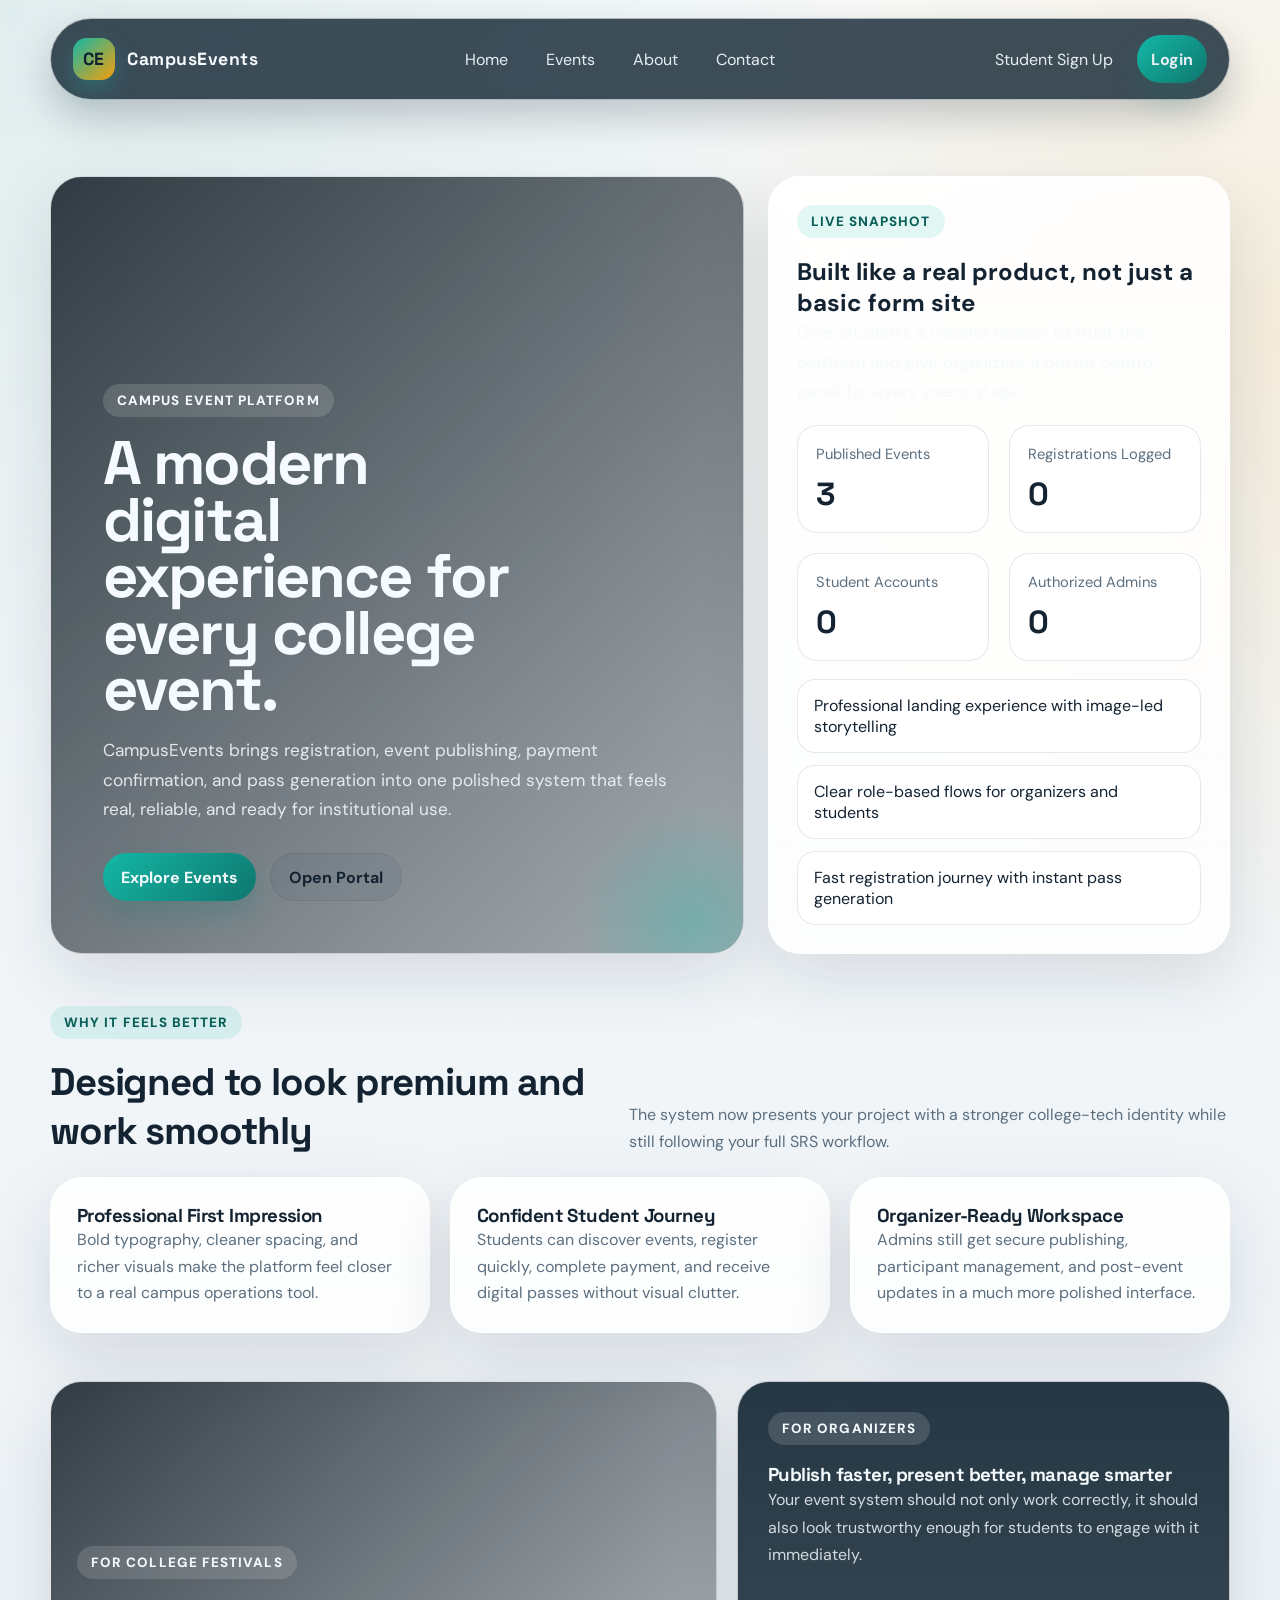
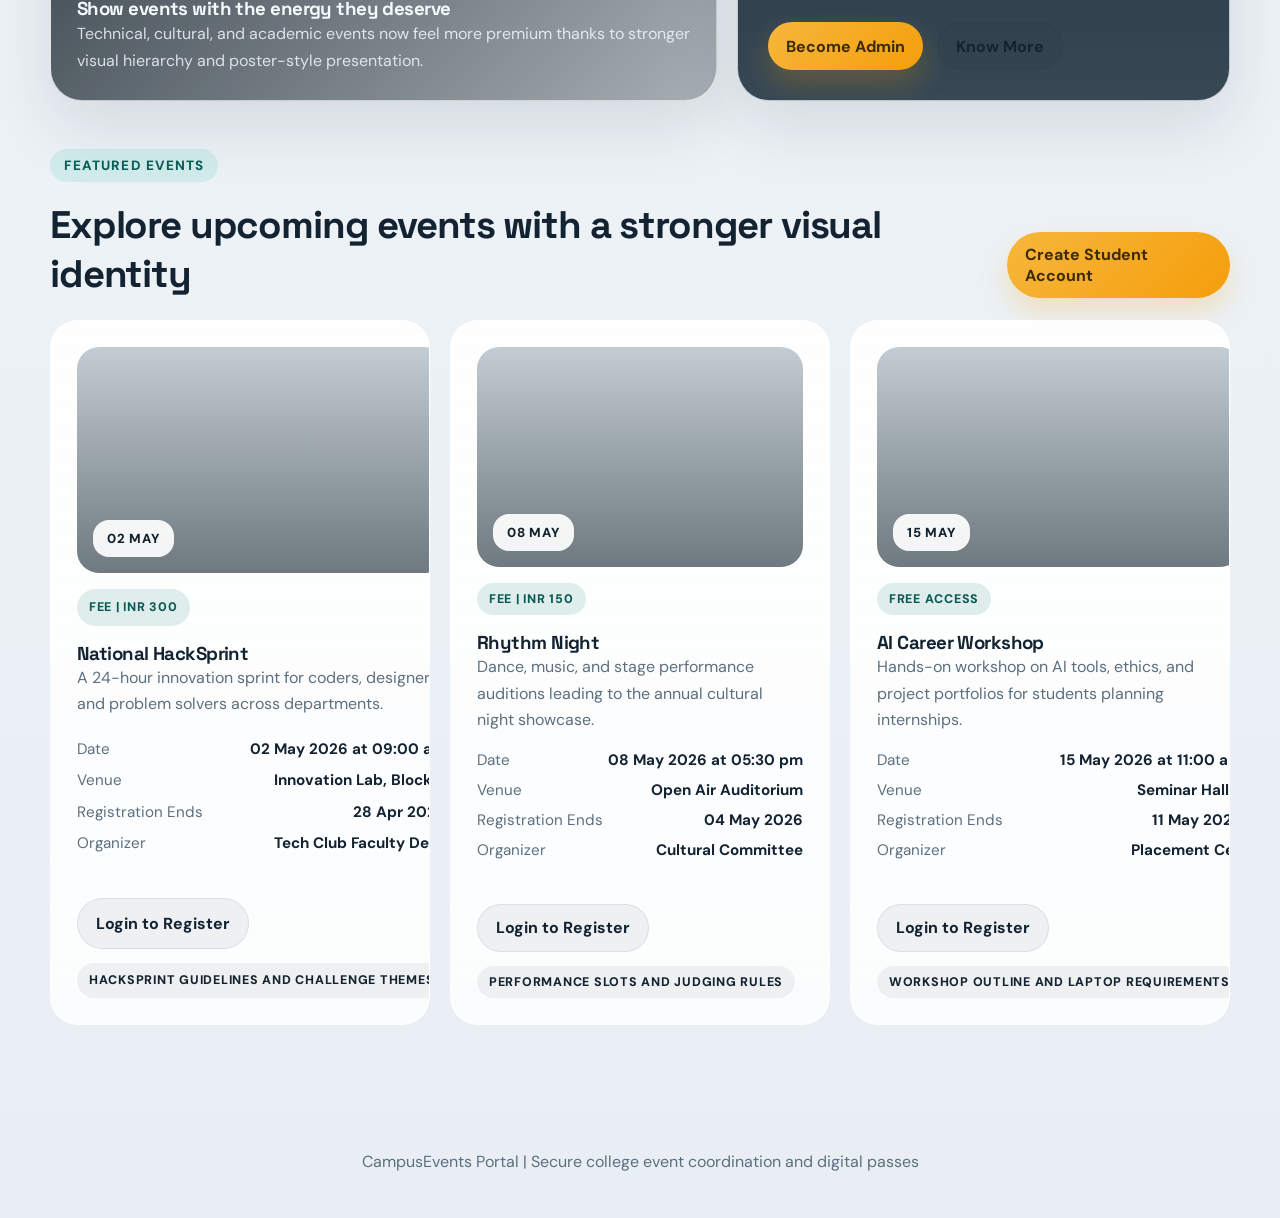
<file: index.html>
<!DOCTYPE html>
<html lang="en">
<head>
  <meta charset="UTF-8">
  <meta name="viewport" content="width=device-width, initial-scale=1.0">
  <title>CampusEvents | College Event Management System</title>
  <link rel="stylesheet" href="style.css">
</head>
<body data-page="home" data-nav="public">
  <nav class="navbar" data-render="nav"></nav>

  <main>
    <section class="hero">
      <div class="hero-copy">
        <span class="eyebrow">Campus Event Platform</span>
        <h1>A modern digital experience for every college event.</h1>
        <p>
          CampusEvents brings registration, event publishing, payment confirmation, and pass generation into one polished system
          that feels real, reliable, and ready for institutional use.
        </p>
        <div class="hero-actions">
          <a class="btn" href="events.html">Explore Events</a>
          <a class="btn-ghost" href="login.html">Open Portal</a>
        </div>
      </div>

      <aside class="hero-panel">
        <div>
          <span class="eyebrow">Live Snapshot</span>
          <h2>Built like a real product, not just a basic form site</h2>
          <p class="muted">Give students a cleaner reason to trust the platform and give organizers a better control panel for every event stage.</p>
        </div>
        <div id="heroStats" class="metric-grid"></div>
        <ul class="highlight-list">
          <li>Professional landing experience with image-led storytelling</li>
          <li>Clear role-based flows for organizers and students</li>
          <li>Fast registration journey with instant pass generation</li>
        </ul>
      </aside>
    </section>

    <section class="section">
      <div class="section-head">
        <div>
          <span class="eyebrow">Why It Feels Better</span>
          <h2>Designed to look premium and work smoothly</h2>
        </div>
        <p>The system now presents your project with a stronger college-tech identity while still following your full SRS workflow.</p>
      </div>
      <div class="feature-grid">
        <article class="glass-card">
          <h3>Professional First Impression</h3>
          <p>Bold typography, cleaner spacing, and richer visuals make the platform feel closer to a real campus operations tool.</p>
        </article>
        <article class="glass-card">
          <h3>Confident Student Journey</h3>
          <p>Students can discover events, register quickly, complete payment, and receive digital passes without visual clutter.</p>
        </article>
        <article class="glass-card">
          <h3>Organizer-Ready Workspace</h3>
          <p>Admins still get secure publishing, participant management, and post-event updates in a much more polished interface.</p>
        </article>
      </div>
    </section>

    <section class="section">
      <div class="showcase-grid">
        <article class="showcase-panel">
          <div>
            <span class="eyebrow">For College Festivals</span>
            <h3>Show events with the energy they deserve</h3>
            <p>Technical, cultural, and academic events now feel more premium thanks to stronger visual hierarchy and poster-style presentation.</p>
          </div>
        </article>
        <article class="cta-panel">
          <div>
            <span class="eyebrow">For Organizers</span>
            <h3>Publish faster, present better, manage smarter</h3>
            <p>Your event system should not only work correctly, it should also look trustworthy enough for students to engage with it immediately.</p>
          </div>
          <div class="stack-actions">
            <a class="btn-secondary" href="admin-register.html">Become Admin</a>
            <a class="btn-ghost" href="about.html">Know More</a>
          </div>
        </article>
      </div>
    </section>

    <section class="section">
      <div class="section-head">
        <div>
          <span class="eyebrow">Featured Events</span>
          <h2>Explore upcoming events with a stronger visual identity</h2>
        </div>
        <a class="btn-secondary" href="student-register.html">Create Student Account</a>
      </div>
      <div id="featuredEvents" class="card-container"></div>
    </section>
  </main>

  <footer class="footer" data-render="footer"></footer>
  <script src="script.js"></script>
</body>
</html>
</file>
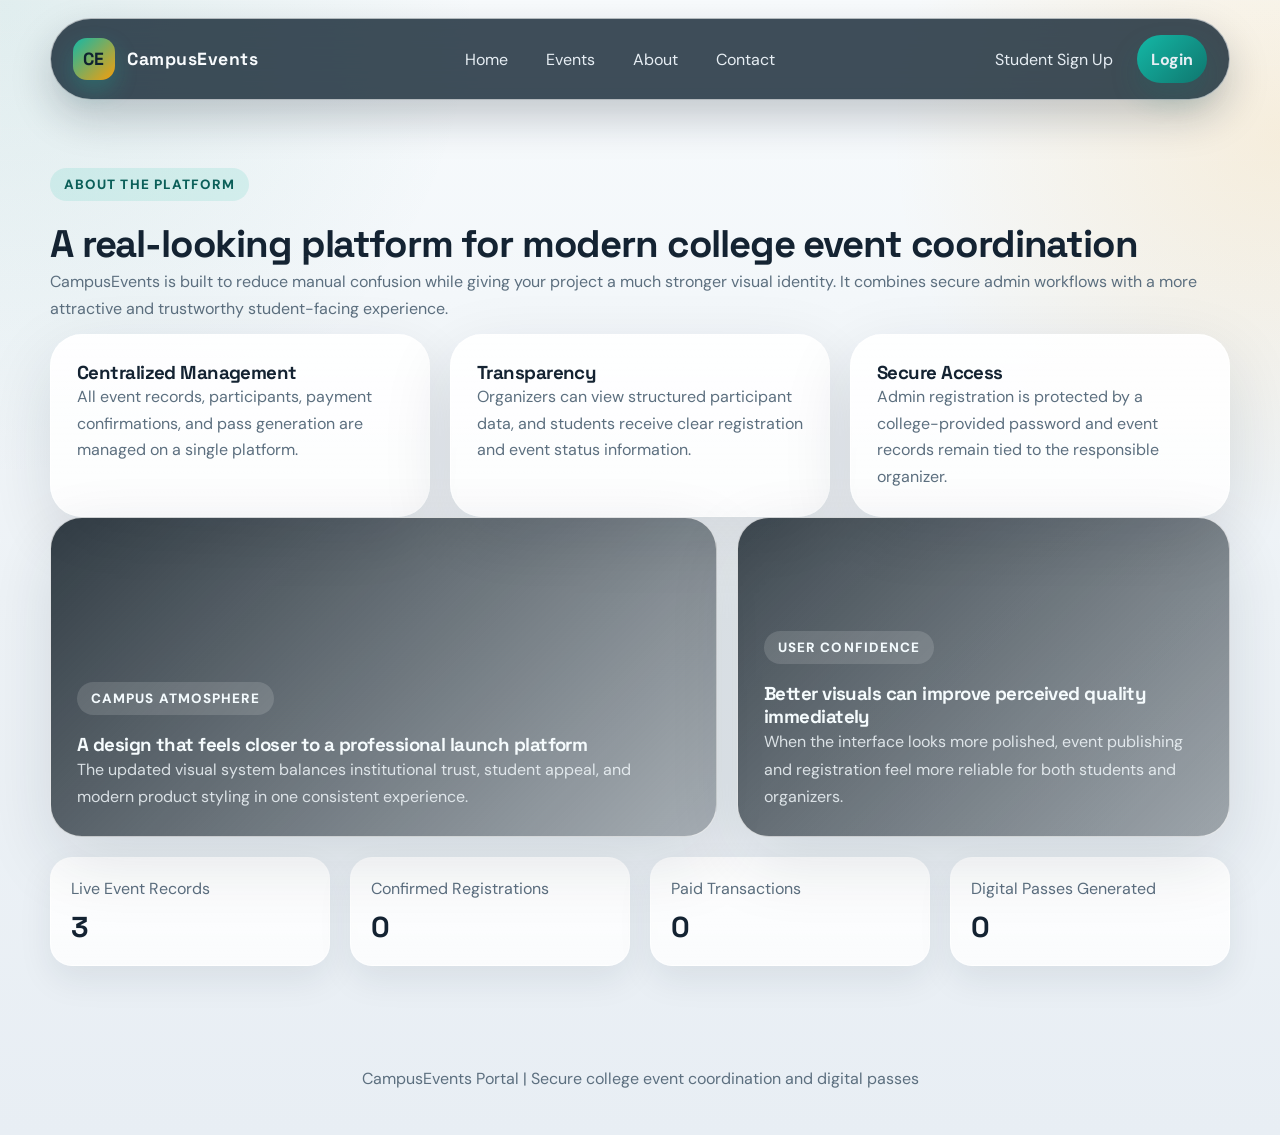
<file: about.html>
<!DOCTYPE html>
<html lang="en">
<head>
  <meta charset="UTF-8">
  <meta name="viewport" content="width=device-width, initial-scale=1.0">
  <title>About | CampusEvents</title>
  <link rel="stylesheet" href="style.css">
</head>
<body data-page="about" data-nav="public">
  <nav class="navbar" data-render="nav"></nav>

  <main>
    <section class="page-header about-copy">
      <span class="eyebrow">About The Platform</span>
      <h1 class="page-title">A real-looking platform for modern college event coordination</h1>
      <p class="intro-text">
        CampusEvents is built to reduce manual confusion while giving your project a much stronger visual identity.
        It combines secure admin workflows with a more attractive and trustworthy student-facing experience.
      </p>
    </section>

    <section class="dashboard">
      <article class="dashboard-card">
        <h3>Centralized Management</h3>
        <p>All event records, participants, payment confirmations, and pass generation are managed on a single platform.</p>
      </article>
      <article class="dashboard-card">
        <h3>Transparency</h3>
        <p>Organizers can view structured participant data, and students receive clear registration and event status information.</p>
      </article>
      <article class="dashboard-card">
        <h3>Secure Access</h3>
        <p>Admin registration is protected by a college-provided password and event records remain tied to the responsible organizer.</p>
      </article>
    </section>

    <section class="showcase-grid">
      <article class="showcase-panel">
        <div>
          <span class="eyebrow">Campus Atmosphere</span>
          <h3>A design that feels closer to a professional launch platform</h3>
          <p>The updated visual system balances institutional trust, student appeal, and modern product styling in one consistent experience.</p>
        </div>
      </article>
      <article class="showcase-panel alt">
        <div>
          <span class="eyebrow">User Confidence</span>
          <h3>Better visuals can improve perceived quality immediately</h3>
          <p>When the interface looks more polished, event publishing and registration feel more reliable for both students and organizers.</p>
        </div>
      </article>
    </section>

    <section>
      <div id="aboutStats" class="stats-grid"></div>
    </section>
  </main>

  <footer class="footer" data-render="footer"></footer>
  <script src="script.js"></script>
</body>
</html>
</file>
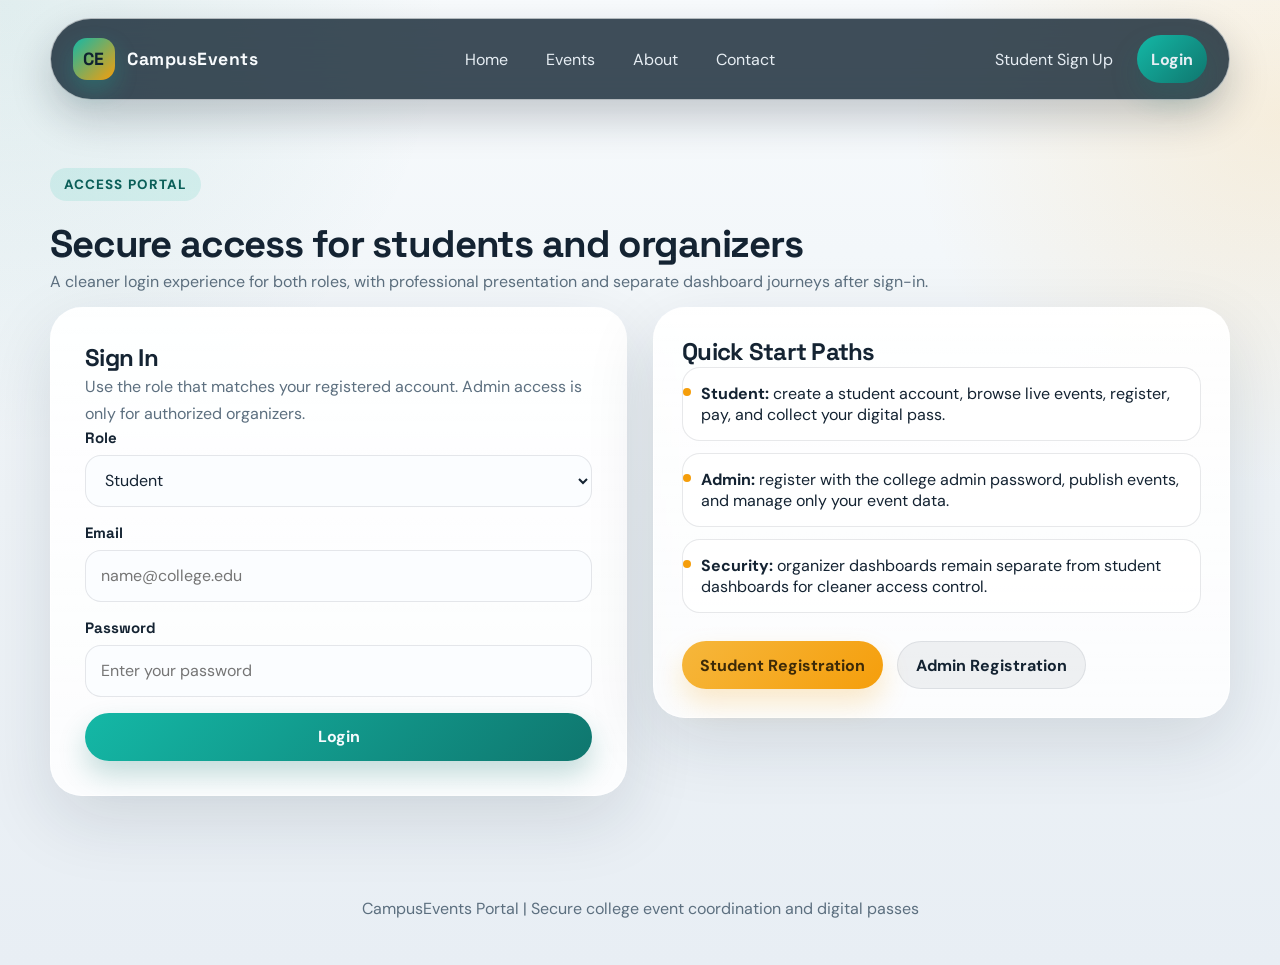
<file: admin-dashboard.html>
<!DOCTYPE html>
<html lang="en">
<head>
  <meta charset="UTF-8">
  <meta name="viewport" content="width=device-width, initial-scale=1.0">
  <title>Admin Dashboard | CampusEvents</title>
  <link rel="stylesheet" href="style.css">
</head>
<body data-page="admin-dashboard" data-nav="admin">
  <nav class="navbar" data-render="nav"></nav>

  <main>
    <section class="page-header">
      <span class="eyebrow">Organizer Dashboard</span>
      <h1 id="adminDashboardHeading" class="page-title">Organizer Desk</h1>
      <p class="intro-text">Create and publish events, monitor registrations, and store post-event data inside a cleaner organizer-facing workspace.</p>
      <div id="adminStats" class="stats-grid"></div>
    </section>

    <section class="dashboard">
      <article class="dashboard-card">
        <h3>Create Event</h3>
        <p>Publish new events with date, venue, registration deadline, brochure details, and fee structure.</p>
        <div class="stack-actions">
          <a class="btn" href="create-event.html">Create Event</a>
        </div>
      </article>
      <article class="dashboard-card">
        <h3>Student Access Data</h3>
        <p>Only the admin who created an event can view its participant records and registration timestamps.</p>
      </article>
      <article class="dashboard-card">
        <h3>Post-Event Archive</h3>
        <p>Store a review and reference links for event glimpses once the event concludes.</p>
      </article>
    </section>

    <section class="table-card">
      <h2>My Events</h2>
      <div class="table-scroll">
        <table>
          <thead>
            <tr>
              <th>Event</th>
              <th>Date</th>
              <th>Venue</th>
              <th>Fees</th>
              <th>Status</th>
              <th>Registrations</th>
            </tr>
          </thead>
          <tbody id="adminEventsTable"></tbody>
        </table>
      </div>
    </section>

    <section class="table-card">
      <h2>Registered Students</h2>
      <div class="table-scroll">
        <table>
          <thead>
            <tr>
              <th>Student</th>
              <th>Event</th>
              <th>Enrollment</th>
              <th>Branch</th>
              <th>Semester</th>
              <th>Registered At</th>
            </tr>
          </thead>
          <tbody id="adminParticipantsTable"></tbody>
        </table>
      </div>
    </section>

    <section class="form-panel">
      <h2>Post-Event Review and Glimpses</h2>
      <p class="helper">Store review notes and image references for future access.</p>
      <div id="postEventMessage" class="hidden"></div>
      <form id="postEventForm" class="form-grid">
        <div class="field full">
          <label for="postEventSelect">Select Event</label>
          <select id="postEventSelect" name="eventId" required></select>
        </div>
        <div class="field full">
          <label for="postEventReview">Event Review</label>
          <textarea id="postEventReview" name="review" placeholder="Write the post-event summary here..." required></textarea>
        </div>
        <div class="field full">
          <label for="postEventImages">Image Links / Glimpses</label>
          <textarea id="postEventImages" name="images" placeholder="Add image file names, links, or notes for stored event images."></textarea>
        </div>
        <div class="field full">
          <button class="btn" type="submit">Save Post-Event Details</button>
        </div>
      </form>
    </section>
  </main>

  <footer class="footer" data-render="footer"></footer>
  <script src="script.js"></script>
</body>
</html>
</file>
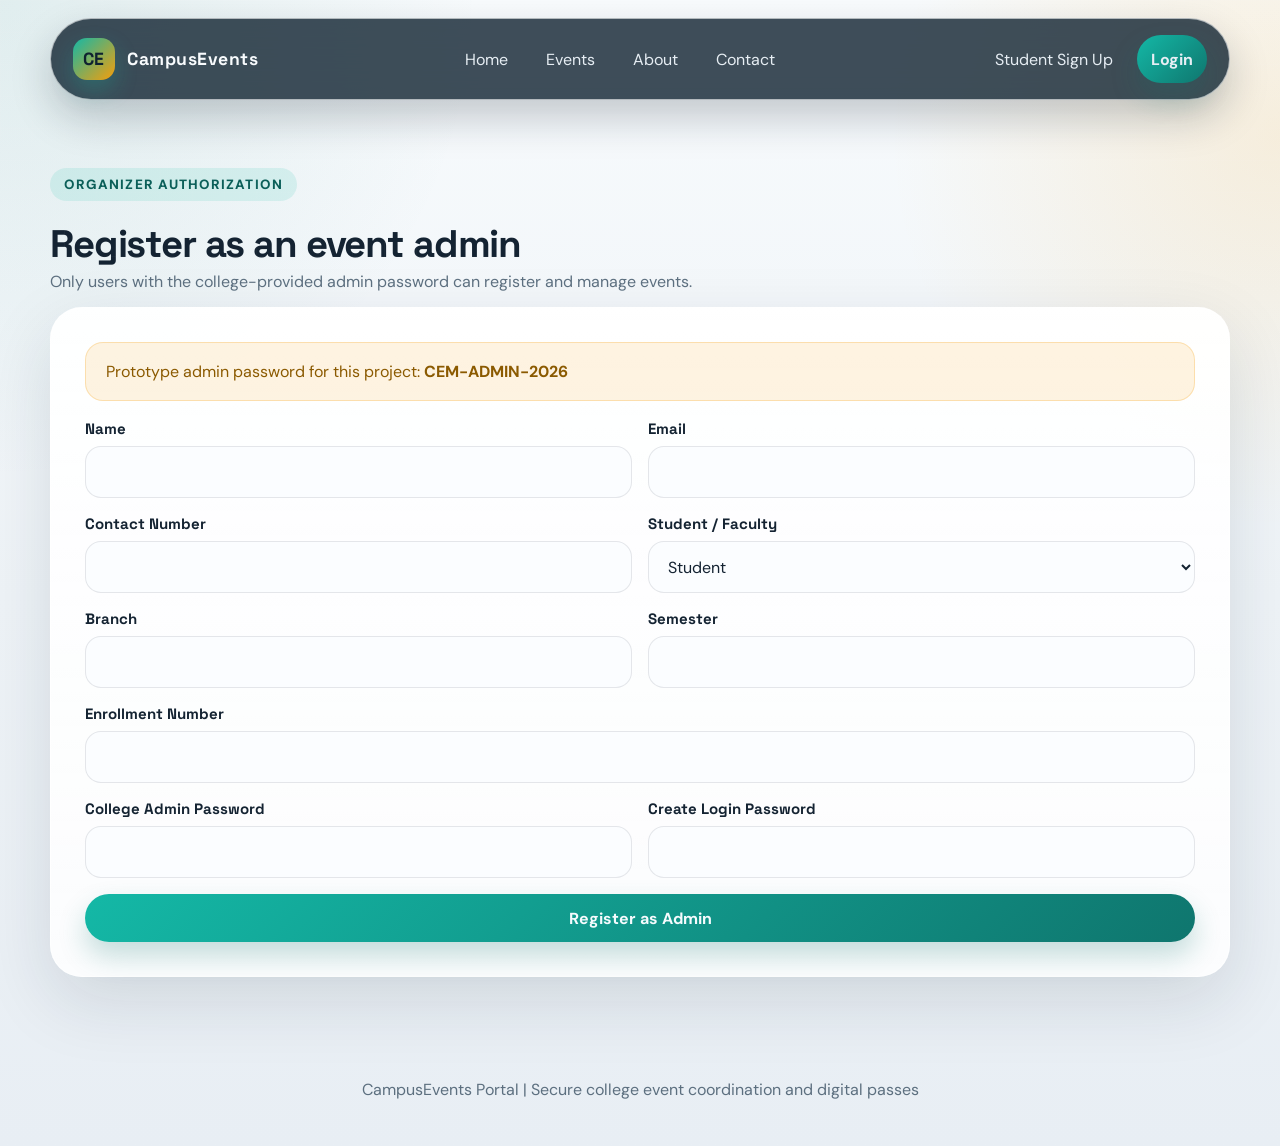
<file: admin-register.html>
<!DOCTYPE html>
<html lang="en">
<head>
  <meta charset="UTF-8">
  <meta name="viewport" content="width=device-width, initial-scale=1.0">
  <title>Admin Registration | CampusEvents</title>
  <link rel="stylesheet" href="style.css">
</head>
<body data-page="admin-register" data-nav="public">
  <nav class="navbar" data-render="nav"></nav>

  <main>
    <section class="page-header">
      <span class="eyebrow">Organizer Authorization</span>
      <h1 class="page-title">Register as an event admin</h1>
      <p class="intro-text">Only users with the college-provided admin password can register and manage events.</p>
    </section>

    <section class="form-panel">
      <div class="alert-box">Prototype admin password for this project: <strong>CEM-ADMIN-2026</strong></div>
      <div id="adminRegisterMessage" class="hidden"></div>
      <form id="adminRegisterForm" class="form-grid">
        <div class="field">
          <label for="adminName">Name</label>
          <input id="adminName" name="name" type="text" required>
        </div>
        <div class="field">
          <label for="adminEmail">Email</label>
          <input id="adminEmail" name="email" type="email" required>
        </div>
        <div class="field">
          <label for="adminContactNumber">Contact Number</label>
          <input id="adminContactNumber" name="contactNumber" type="tel" required>
        </div>
        <div class="field">
          <label for="adminType">Student / Faculty</label>
          <select id="adminType" name="adminType" required>
            <option value="student">Student</option>
            <option value="faculty">Faculty</option>
          </select>
        </div>

        <div id="adminStudentFields" class="field full">
          <div class="form-grid">
            <div class="field">
              <label for="adminBranch">Branch</label>
              <input id="adminBranch" name="branch" type="text">
            </div>
            <div class="field">
              <label for="adminSemester">Semester</label>
              <input id="adminSemester" name="semester" type="text">
            </div>
            <div class="field full">
              <label for="adminEnrollmentNumber">Enrollment Number</label>
              <input id="adminEnrollmentNumber" name="enrollmentNumber" type="text">
            </div>
          </div>
        </div>

        <div id="adminFacultyFields" class="field full hidden">
          <div class="form-grid">
            <div class="field">
              <label for="facultyName">Faculty Name</label>
              <input id="facultyName" name="facultyName" type="text">
            </div>
            <div class="field">
              <label for="facultyCollegeName">College Name</label>
              <input id="facultyCollegeName" name="facultyCollegeName" type="text">
            </div>
            <div class="field full">
              <label for="department">Department</label>
              <input id="department" name="department" type="text">
            </div>
          </div>
        </div>

        <div class="field">
          <label for="adminPassword">College Admin Password</label>
          <input id="adminPassword" name="adminPassword" type="password" required>
        </div>
        <div class="field">
          <label for="adminAccountPassword">Create Login Password</label>
          <input id="adminAccountPassword" name="password" type="password" required>
        </div>
        <div class="field full">
          <button class="btn" type="submit">Register as Admin</button>
        </div>
      </form>
    </section>
  </main>

  <footer class="footer" data-render="footer"></footer>
  <script src="script.js"></script>
</body>
</html>
</file>
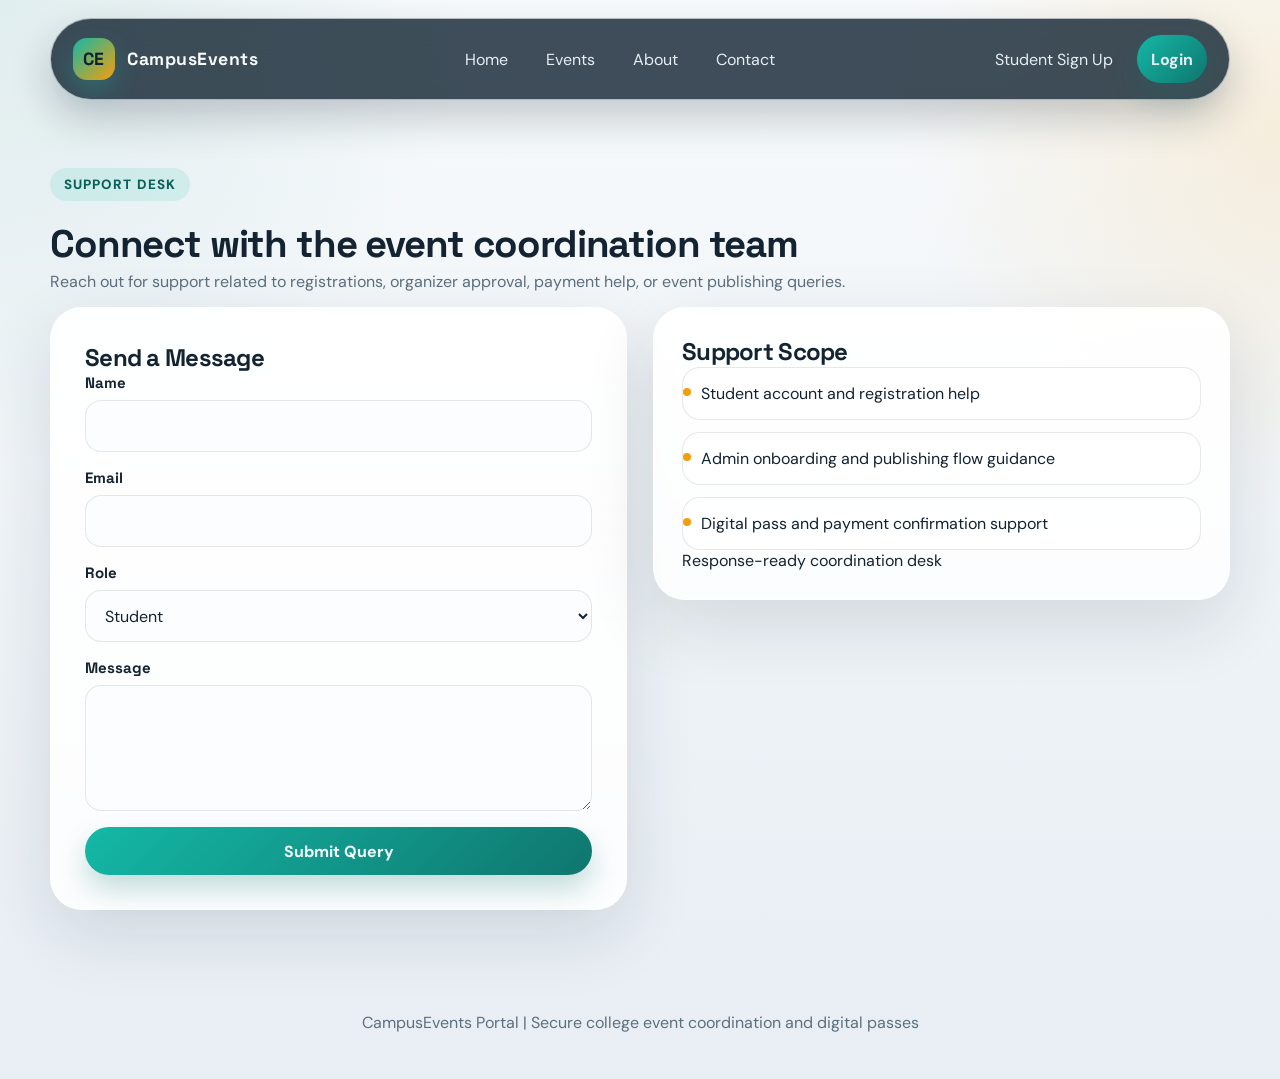
<file: contact.html>
<!DOCTYPE html>
<html lang="en">
<head>
  <meta charset="UTF-8">
  <meta name="viewport" content="width=device-width, initial-scale=1.0">
  <title>Contact | CampusEvents</title>
  <link rel="stylesheet" href="style.css">
</head>
<body data-page="contact" data-nav="public">
  <nav class="navbar" data-render="nav"></nav>

  <main>
    <section class="page-header contact-copy">
      <span class="eyebrow">Support Desk</span>
      <h1 class="page-title">Connect with the event coordination team</h1>
      <p class="intro-text">Reach out for support related to registrations, organizer approval, payment help, or event publishing queries.</p>
    </section>

    <section class="form-layout">
      <div class="form-panel">
        <h2>Send a Message</h2>
        <div id="contactMessage" class="hidden"></div>
        <form id="contactForm" class="form-grid single">
          <div class="field">
            <label for="contactName">Name</label>
            <input id="contactName" name="name" type="text" required>
          </div>
          <div class="field">
            <label for="contactEmail">Email</label>
            <input id="contactEmail" name="email" type="email" required>
          </div>
          <div class="field">
            <label for="contactRole">Role</label>
            <select id="contactRole" name="role" required>
              <option value="student">Student</option>
              <option value="admin">Admin</option>
              <option value="visitor">Visitor</option>
            </select>
          </div>
          <div class="field">
            <label for="contactMessageBox">Message</label>
            <textarea id="contactMessageBox" name="message" required></textarea>
          </div>
          <button class="btn" type="submit">Submit Query</button>
        </form>
      </div>

      <aside class="timeline">
        <h2>Support Scope</h2>
        <ul class="timeline-list">
          <li>Student account and registration help</li>
          <li>Admin onboarding and publishing flow guidance</li>
          <li>Digital pass and payment confirmation support</li>
        </ul>
        <span class="panel-badge">Response-ready coordination desk</span>
      </aside>
    </section>
  </main>

  <footer class="footer" data-render="footer"></footer>
  <script src="script.js"></script>
</body>
</html>
</file>
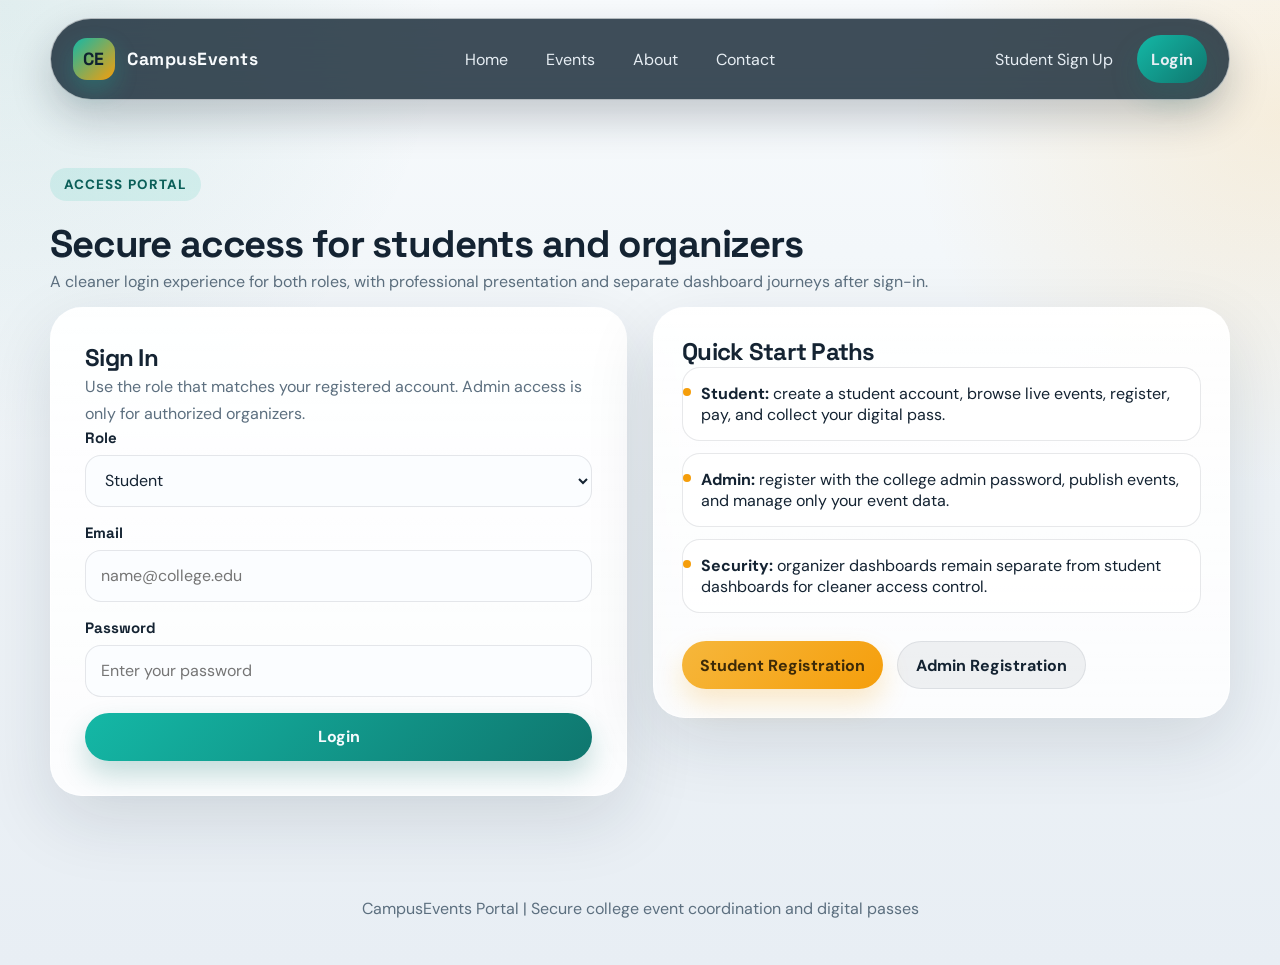
<file: create-event.html>
<!DOCTYPE html>
<html lang="en">
<head>
  <meta charset="UTF-8">
  <meta name="viewport" content="width=device-width, initial-scale=1.0">
  <title>Create Event | CampusEvents</title>
  <link rel="stylesheet" href="style.css">
</head>
<body data-page="create-event" data-nav="admin">
  <nav class="navbar" data-render="nav"></nav>

  <main>
    <section class="page-header">
      <span class="eyebrow">Event Publishing</span>
      <h1 class="page-title">Create and publish a new event</h1>
      <p class="intro-text">Once published, the event becomes visible to logged-in students and a notification is generated automatically.</p>
    </section>

    <section class="form-panel">
      <div id="createEventMessage" class="hidden"></div>
      <form id="createEventForm" class="form-grid">
        <div class="field">
          <label for="eventName">Event Name</label>
          <input id="eventName" name="name" type="text" required>
        </div>
        <div class="field">
          <label for="eventVenue">Venue</label>
          <input id="eventVenue" name="venue" type="text" required>
        </div>
        <div class="field full">
          <label for="eventDescription">Event Description</label>
          <textarea id="eventDescription" name="description" required></textarea>
        </div>
        <div class="field">
          <label for="eventDate">Date</label>
          <input id="eventDate" name="date" type="date" required>
        </div>
        <div class="field">
          <label for="eventTime">Time</label>
          <input id="eventTime" name="time" type="time" required>
        </div>
        <div class="field">
          <label for="registrationEnd">Registration End Date</label>
          <input id="registrationEnd" name="registrationEnd" type="date" required>
        </div>
        <div class="field">
          <label for="eventFees">Event Fees</label>
          <input id="eventFees" name="fees" type="number" min="0" step="1" required>
        </div>
        <div class="field full">
          <label for="eventBrochure">Brochure / Event Material</label>
          <textarea id="eventBrochure" name="brochure" placeholder="Add brochure title, file reference, or summary for the uploaded brochure." required></textarea>
        </div>
        <div class="field full">
          <label for="posterUrl">Poster Image URL</label>
          <input id="posterUrl" name="posterUrl" type="url" placeholder="Optional event poster or hero image URL">
        </div>
        <div class="field full">
          <button class="btn" type="submit">Publish Event</button>
        </div>
      </form>
    </section>
  </main>

  <footer class="footer" data-render="footer"></footer>
  <script src="script.js"></script>
</body>
</html>
</file>
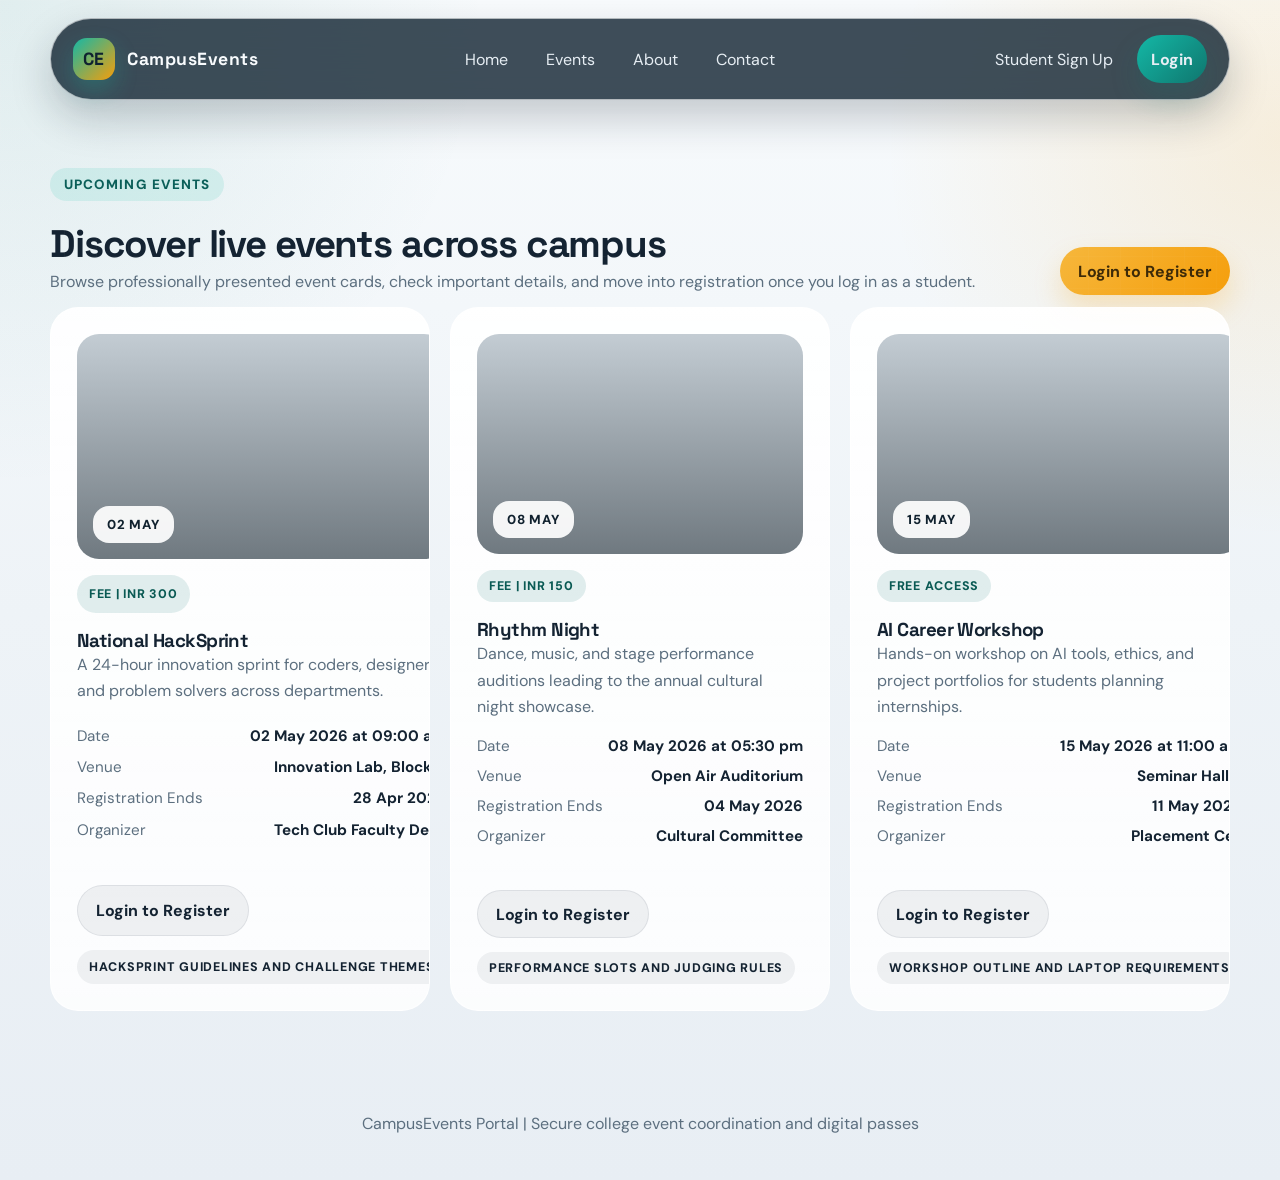
<file: event-registration.html>
<!DOCTYPE html>
<html lang="en">
<head>
  <meta charset="UTF-8">
  <meta name="viewport" content="width=device-width, initial-scale=1.0">
  <title>Event Registration | CampusEvents</title>
  <link rel="stylesheet" href="style.css">
</head>
<body data-page="event-registration" data-nav="student">
  <nav class="navbar" data-render="nav"></nav>

  <main>
    <section class="page-header">
      <span class="eyebrow">Student Registration</span>
      <h1 class="page-title">Confirm your event registration</h1>
      <p class="intro-text">Fill the registration details and continue to payment to generate your digital pass.</p>
    </section>

    <div id="selectedEventInfo"></div>

    <section class="form-panel compact">
      <div id="eventRegisterMessage" class="hidden"></div>
      <form id="eventRegistrationForm" class="form-grid">
        <div class="field">
          <label for="regName">Student Name</label>
          <input id="regName" name="name" type="text" required>
        </div>
        <div class="field">
          <label for="regEnrollmentNumber">Enrollment Number</label>
          <input id="regEnrollmentNumber" name="enrollmentNumber" type="text" required>
        </div>
        <div class="field">
          <label for="regBranch">Branch</label>
          <input id="regBranch" name="branch" type="text" required>
        </div>
        <div class="field">
          <label for="regSemester">Semester</label>
          <input id="regSemester" name="semester" type="text" required>
        </div>
        <div class="field">
          <label for="regMobileNumber">Mobile Number</label>
          <input id="regMobileNumber" name="mobileNumber" type="tel" required>
        </div>
        <div class="field">
          <label for="regEmail">Email</label>
          <input id="regEmail" name="email" type="email" required>
        </div>
        <div class="field full">
          <label for="paymentMethod">Payment Method</label>
          <select id="paymentMethod" name="paymentMethod" required>
            <option value="UPI">UPI</option>
            <option value="QR Code">QR Code</option>
            <option value="Card">Card</option>
            <option value="Net Banking">Net Banking</option>
          </select>
        </div>
        <div class="field full">
          <button class="btn" type="submit">Proceed to Payment</button>
        </div>
      </form>
    </section>
  </main>

  <footer class="footer" data-render="footer"></footer>
  <script src="script.js"></script>
</body>
</html>
</file>
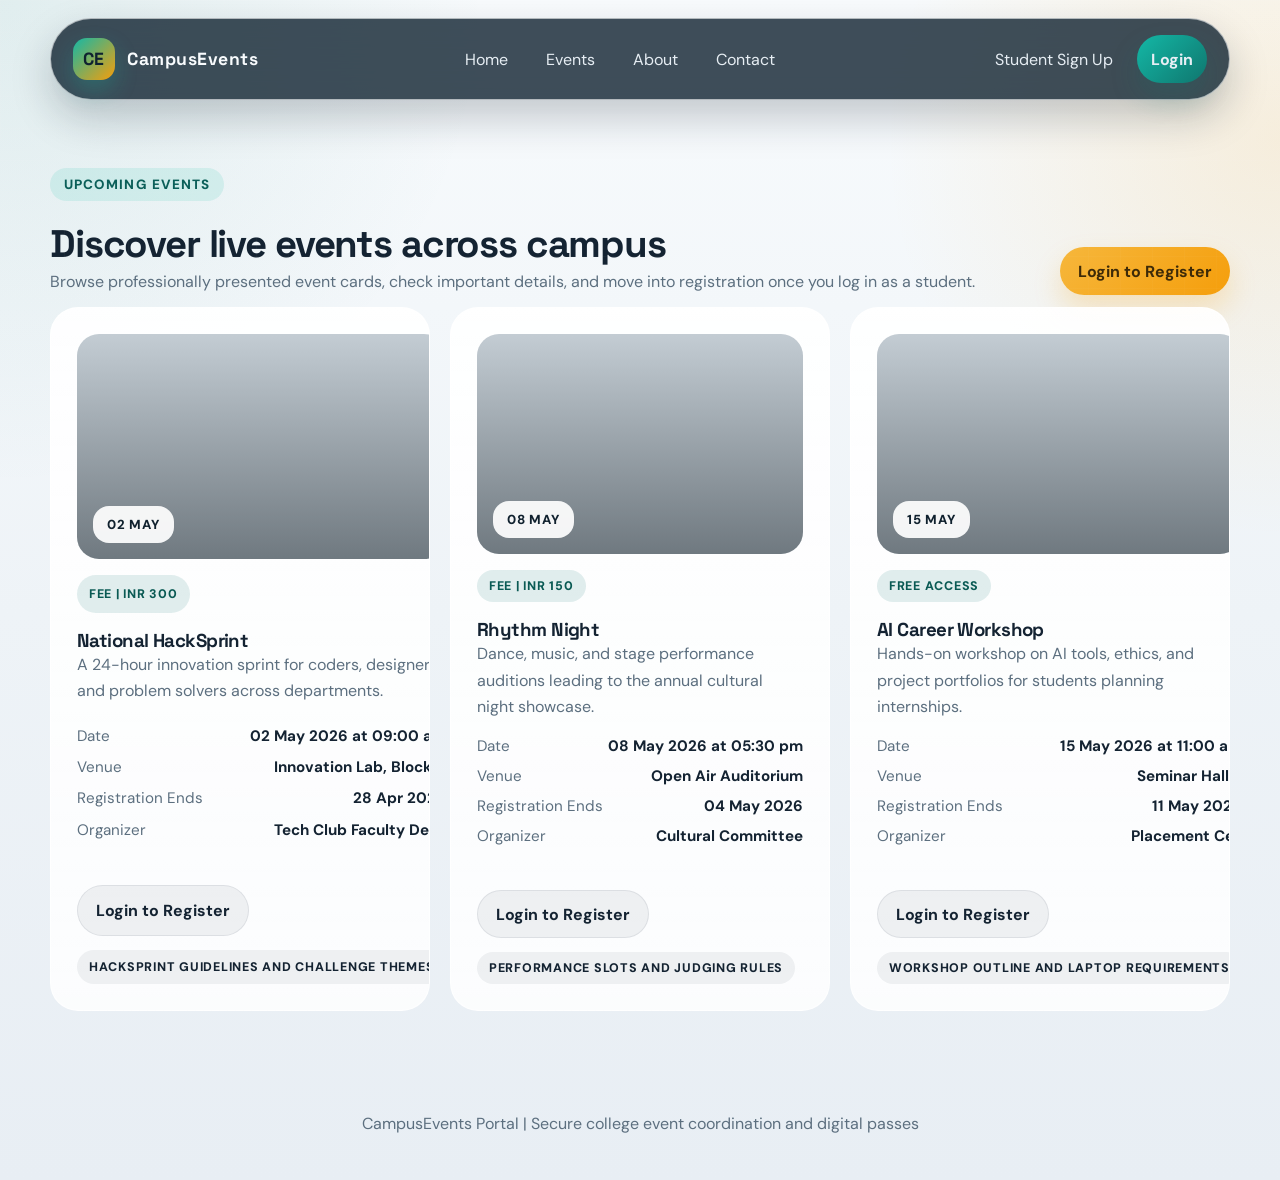
<file: events.html>
<!DOCTYPE html>
<html lang="en">
<head>
  <meta charset="UTF-8">
  <meta name="viewport" content="width=device-width, initial-scale=1.0">
  <title>Events | CampusEvents</title>
  <link rel="stylesheet" href="style.css">
</head>
<body data-page="events" data-nav="public">
  <nav class="navbar" data-render="nav"></nav>

  <main>
    <section class="page-header">
      <div class="split-header">
        <div>
          <span class="eyebrow">Upcoming Events</span>
          <h1 class="page-title">Discover live events across campus</h1>
          <p class="intro-text">Browse professionally presented event cards, check important details, and move into registration once you log in as a student.</p>
        </div>
        <a class="btn-secondary" href="login.html">Login to Register</a>
      </div>
    </section>

    <section id="eventsEmpty" class="empty-state hidden">
      <p>No events have been published yet.</p>
    </section>

    <section id="eventsList" class="card-container"></section>
  </main>

  <footer class="footer" data-render="footer"></footer>
  <script src="script.js"></script>
</body>
</html>
</file>
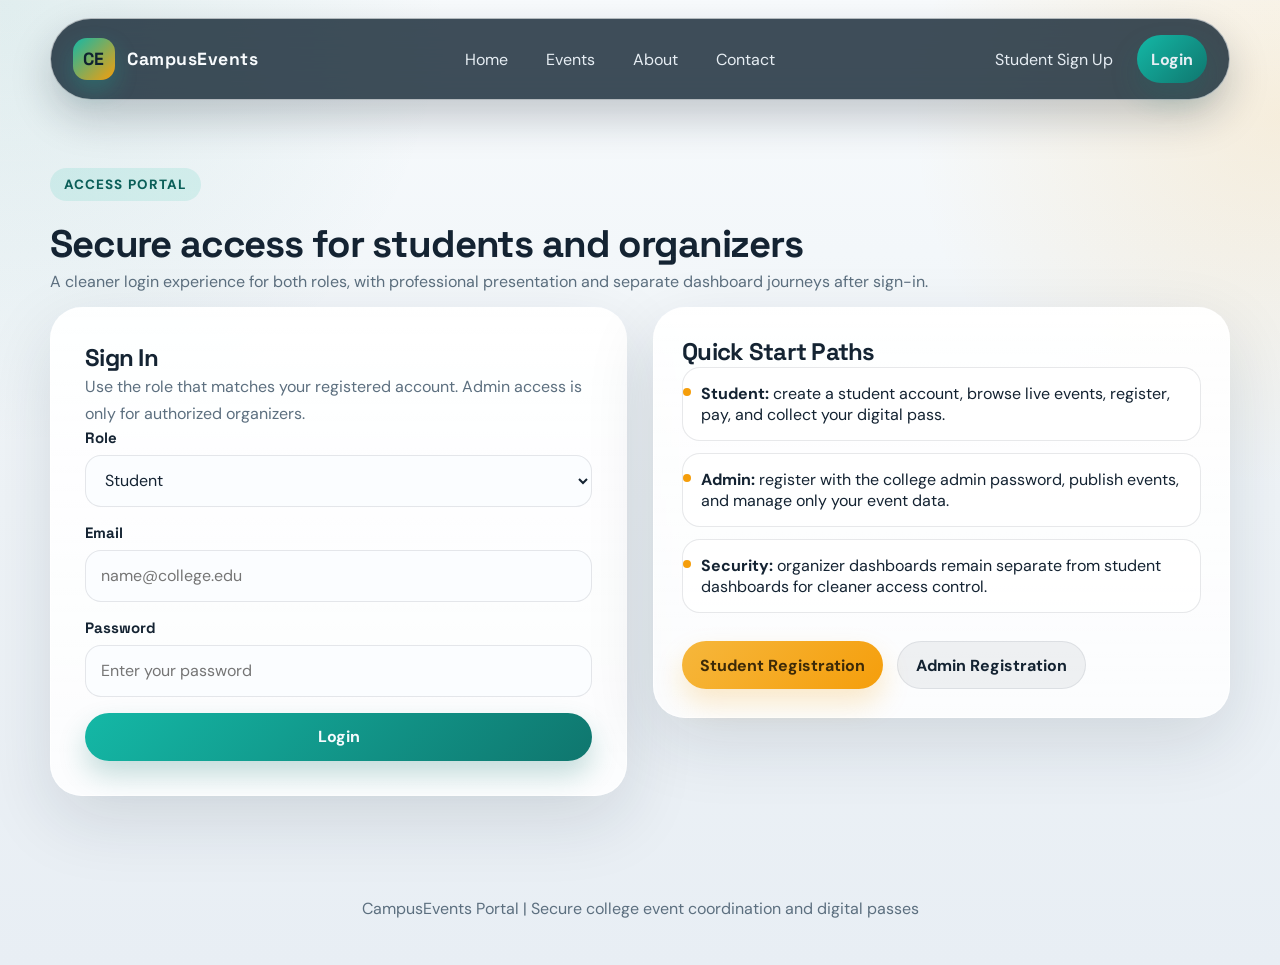
<file: login.html>
<!DOCTYPE html>
<html lang="en">
<head>
  <meta charset="UTF-8">
  <meta name="viewport" content="width=device-width, initial-scale=1.0">
  <title>Login | CampusEvents</title>
  <link rel="stylesheet" href="style.css">
</head>
<body data-page="login" data-nav="public">
  <nav class="navbar" data-render="nav"></nav>

  <main>
    <section class="page-header">
      <div class="split-header">
        <div>
          <span class="eyebrow">Access Portal</span>
          <h1 class="page-title">Secure access for students and organizers</h1>
          <p class="intro-text">A cleaner login experience for both roles, with professional presentation and separate dashboard journeys after sign-in.</p>
        </div>
      </div>
    </section>

    <section class="form-layout">
      <div class="form-panel">
        <h2>Sign In</h2>
        <p class="helper">Use the role that matches your registered account. Admin access is only for authorized organizers.</p>
        <div id="loginMessage" class="hidden"></div>
        <form id="loginForm" class="form-grid single">
          <div class="field">
            <label for="role">Role</label>
            <select id="role" name="role" required>
              <option value="student">Student</option>
              <option value="admin">Admin</option>
            </select>
          </div>
          <div class="field">
            <label for="loginEmail">Email</label>
            <input id="loginEmail" name="email" type="email" placeholder="name@college.edu" required>
          </div>
          <div class="field">
            <label for="loginPassword">Password</label>
            <input id="loginPassword" name="password" type="password" placeholder="Enter your password" required>
          </div>
          <button class="btn" type="submit">Login</button>
        </form>
      </div>

      <aside class="timeline">
        <h2>Quick Start Paths</h2>
        <ul class="timeline-list">
          <li><strong>Student:</strong> create a student account, browse live events, register, pay, and collect your digital pass.</li>
          <li><strong>Admin:</strong> register with the college admin password, publish events, and manage only your event data.</li>
          <li><strong>Security:</strong> organizer dashboards remain separate from student dashboards for cleaner access control.</li>
        </ul>
        <div class="stack-actions">
          <a class="btn-secondary" href="student-register.html">Student Registration</a>
          <a class="btn-ghost" href="admin-register.html">Admin Registration</a>
        </div>
      </aside>
    </section>
  </main>

  <footer class="footer" data-render="footer"></footer>
  <script src="script.js"></script>
</body>
</html>
</file>
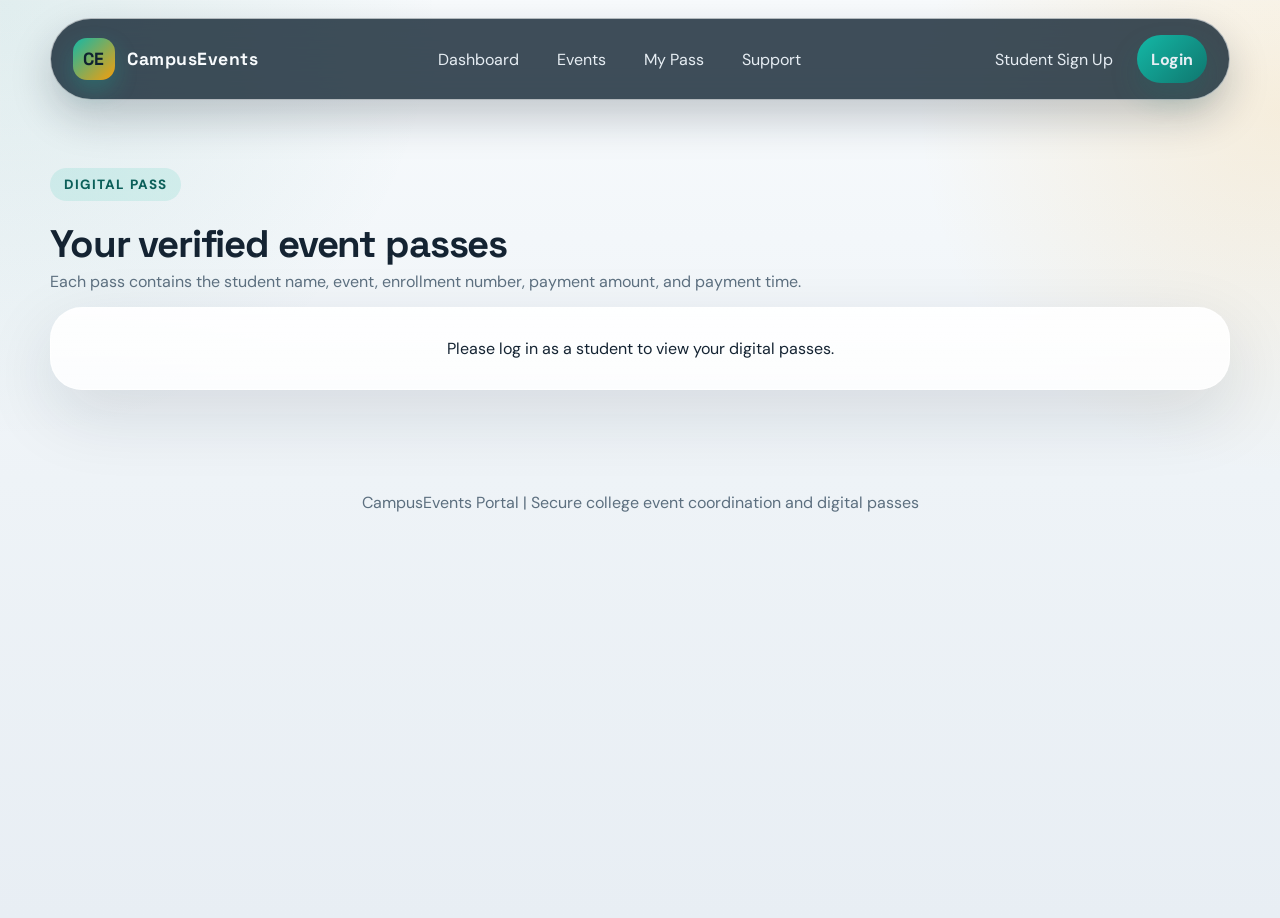
<file: pass.html>
<!DOCTYPE html>
<html lang="en">
<head>
  <meta charset="UTF-8">
  <meta name="viewport" content="width=device-width, initial-scale=1.0">
  <title>Digital Pass | CampusEvents</title>
  <link rel="stylesheet" href="style.css">
</head>
<body data-page="pass" data-nav="student">
  <nav class="navbar" data-render="nav"></nav>

  <main>
    <section class="page-header">
      <span class="eyebrow">Digital Pass</span>
      <h1 class="page-title">Your verified event passes</h1>
      <p class="intro-text">Each pass contains the student name, event, enrollment number, payment amount, and payment time.</p>
    </section>

    <section id="passEmpty" class="empty-state hidden"></section>
    <div id="passContainer"></div>
  </main>

  <footer class="footer" data-render="footer"></footer>
  <script src="script.js"></script>
</body>
</html>
</file>
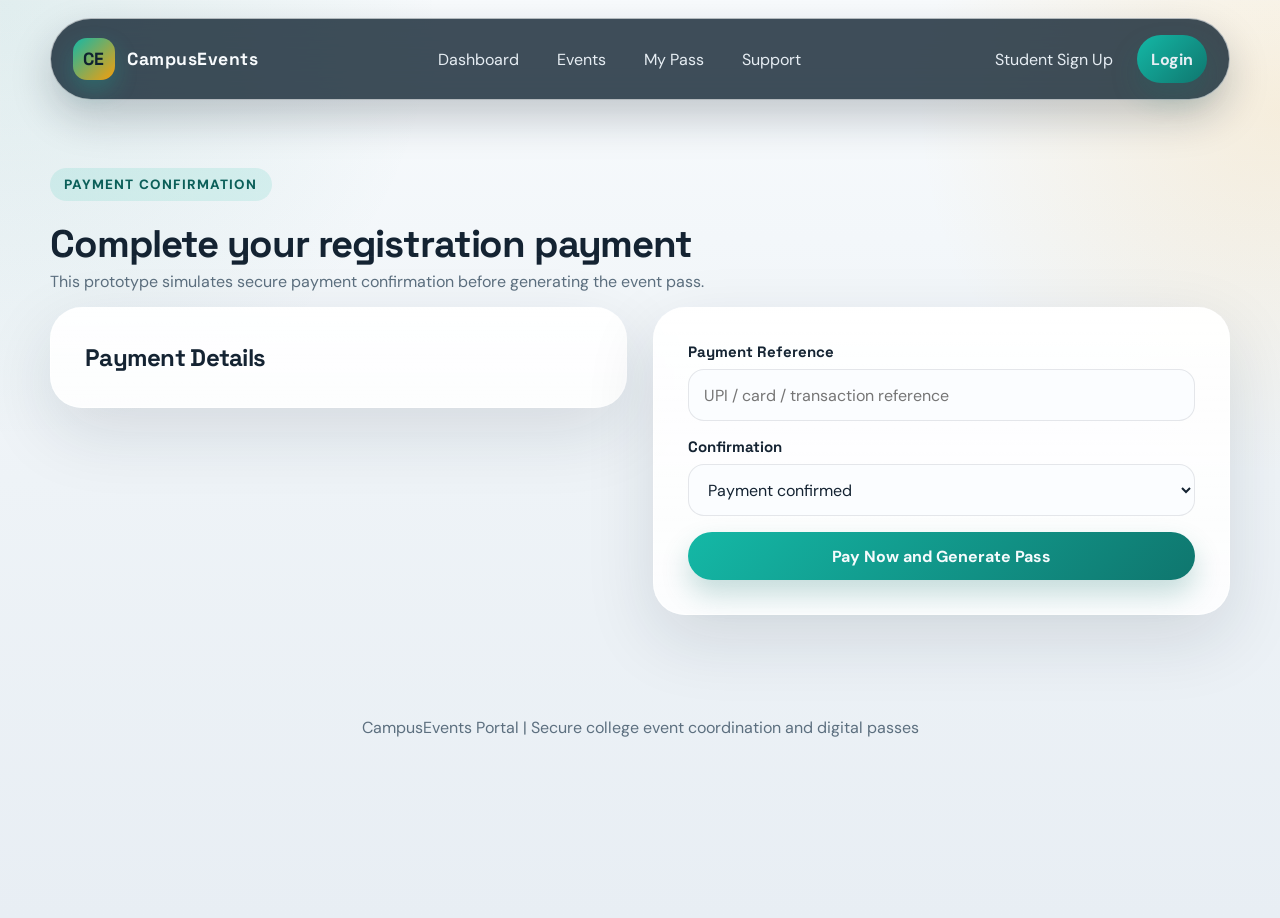
<file: payment.html>
<!DOCTYPE html>
<html lang="en">
<head>
  <meta charset="UTF-8">
  <meta name="viewport" content="width=device-width, initial-scale=1.0">
  <title>Payment | CampusEvents</title>
  <link rel="stylesheet" href="style.css">
</head>
<body data-page="payment" data-nav="student">
  <nav class="navbar" data-render="nav"></nav>

  <main>
    <section class="page-header">
      <span class="eyebrow">Payment Confirmation</span>
      <h1 class="page-title">Complete your registration payment</h1>
      <p class="intro-text">This prototype simulates secure payment confirmation before generating the event pass.</p>
    </section>

    <section class="form-layout">
      <div class="form-panel">
        <h2>Payment Details</h2>
        <div id="paymentSummary" class="detail-list"></div>
      </div>

      <div class="form-panel">
        <div id="paymentMessage" class="hidden"></div>
        <form id="paymentForm" class="form-grid single">
          <div class="field">
            <label for="payerReference">Payment Reference</label>
            <input id="payerReference" name="payerReference" type="text" placeholder="UPI / card / transaction reference" required>
          </div>
          <div class="field">
            <label for="payerApproval">Confirmation</label>
            <select id="payerApproval" name="payerApproval" required>
              <option value="confirmed">Payment confirmed</option>
            </select>
          </div>
          <button class="btn" type="submit">Pay Now and Generate Pass</button>
        </form>
      </div>
    </section>
  </main>

  <footer class="footer" data-render="footer"></footer>
  <script src="script.js"></script>
</body>
</html>
</file>
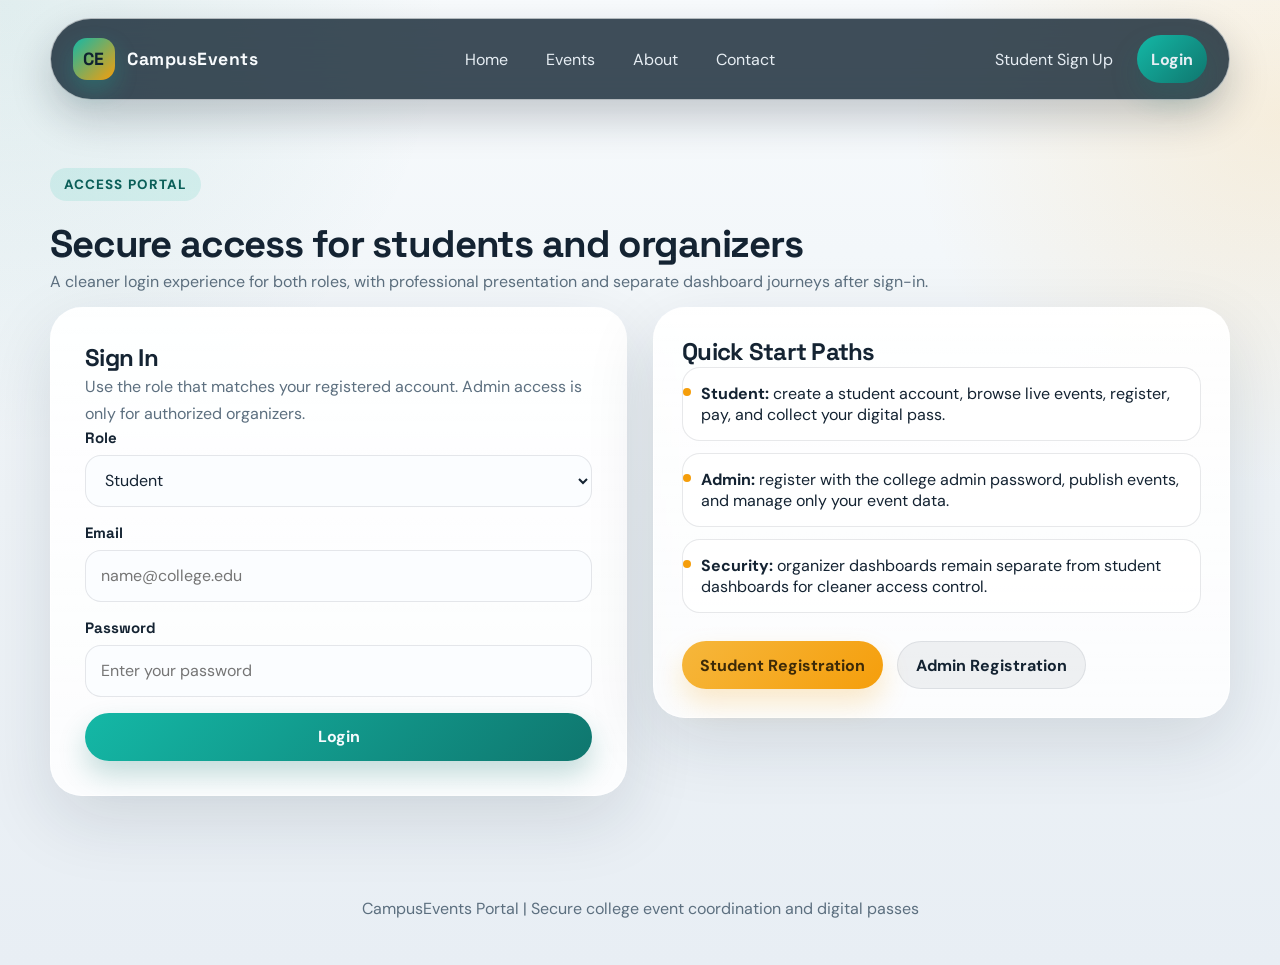
<file: student-dashboard.html>
<!DOCTYPE html>
<html lang="en">
<head>
  <meta charset="UTF-8">
  <meta name="viewport" content="width=device-width, initial-scale=1.0">
  <title>Student Dashboard | CampusEvents</title>
  <link rel="stylesheet" href="style.css">
</head>
<body data-page="student-dashboard" data-nav="student">
  <nav class="navbar" data-render="nav"></nav>

  <main>
    <section class="page-header">
      <span class="eyebrow">Student Dashboard</span>
      <h1 id="studentDashboardHeading" class="page-title">Welcome</h1>
      <p class="intro-text">Track live events, notifications, registrations, and digital passes from a cleaner and more professional student workspace.</p>
      <div id="studentStats" class="stats-grid"></div>
    </section>

    <section class="dashboard">
      <article class="dashboard-card">
        <h3>Explore Events</h3>
        <p>Browse all published campus events and register from the live events page.</p>
        <div class="stack-actions">
          <a class="btn" href="events.html">View Events</a>
        </div>
      </article>
      <article class="dashboard-card">
        <h3>Digital Passes</h3>
        <p>Review your latest verified event pass after payment confirmation.</p>
        <div class="stack-actions">
          <a class="btn-secondary" href="pass.html">Open Passes</a>
        </div>
      </article>
      <article class="dashboard-card">
        <h3>Need Help?</h3>
        <p>Use the support page if you need assistance with registration or event access.</p>
        <div class="stack-actions">
          <a class="btn-ghost" href="contact.html">Contact Support</a>
        </div>
      </article>
    </section>

    <section class="two-column">
      <article class="table-card">
        <h2>Recent Notifications</h2>
        <div id="studentNotifications" class="notification-list"></div>
      </article>
      <article class="timeline">
        <h2>Registration Timeline</h2>
        <ul id="studentTimeline" class="timeline-list"></ul>
      </article>
    </section>
  </main>

  <footer class="footer" data-render="footer"></footer>
  <script src="script.js"></script>
</body>
</html>
</file>
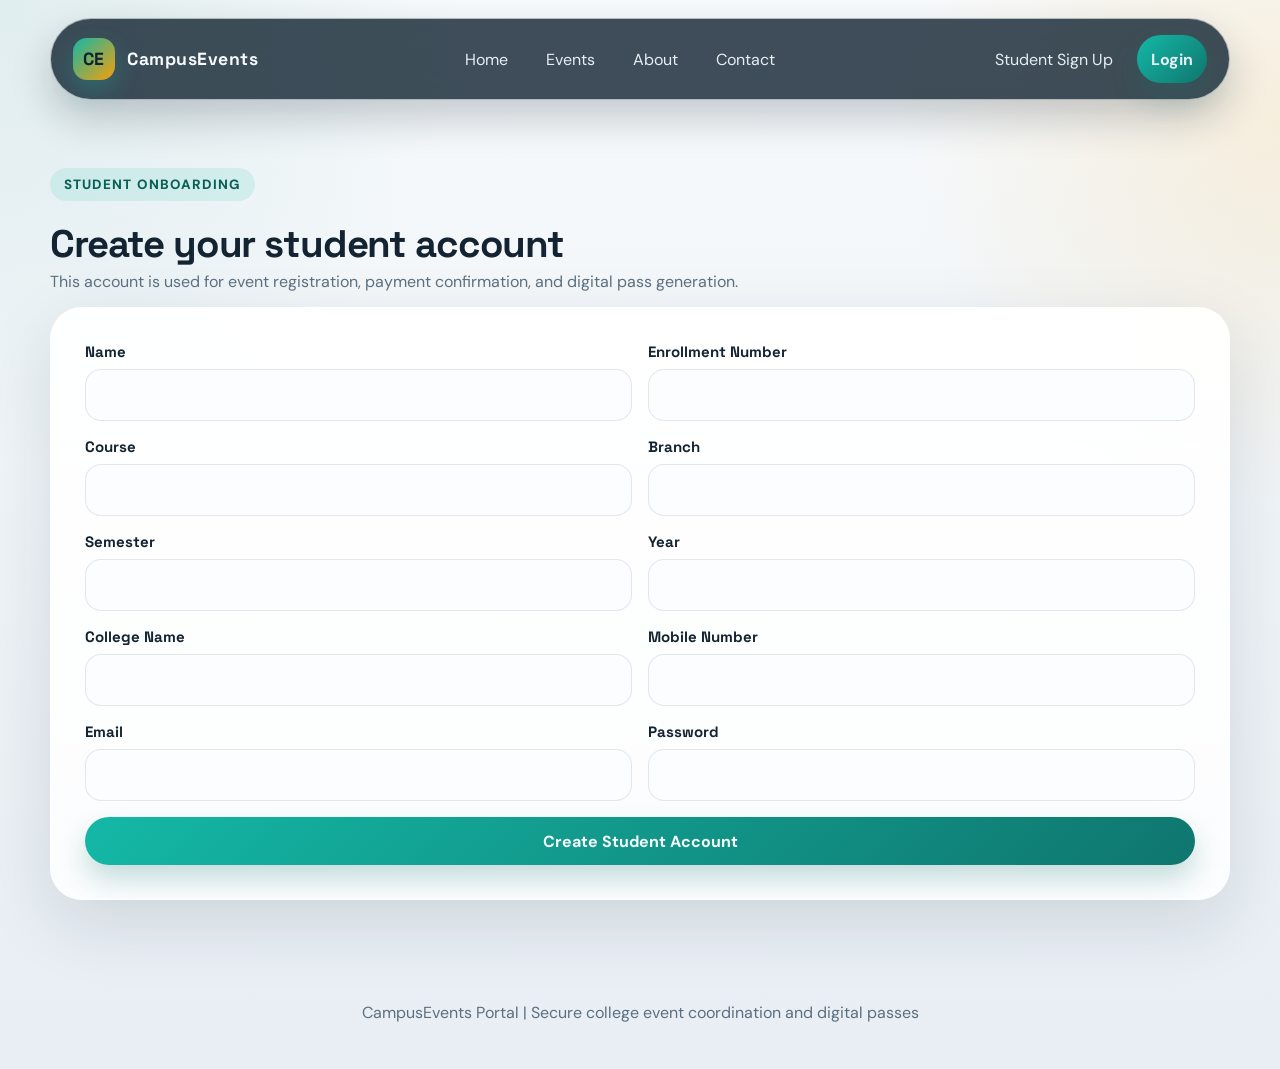
<file: student-register.html>
<!DOCTYPE html>
<html lang="en">
<head>
  <meta charset="UTF-8">
  <meta name="viewport" content="width=device-width, initial-scale=1.0">
  <title>Student Registration | CampusEvents</title>
  <link rel="stylesheet" href="style.css">
</head>
<body data-page="student-register" data-nav="public">
  <nav class="navbar" data-render="nav"></nav>

  <main>
    <section class="page-header">
      <span class="eyebrow">Student Onboarding</span>
      <h1 class="page-title">Create your student account</h1>
      <p class="intro-text">This account is used for event registration, payment confirmation, and digital pass generation.</p>
    </section>

    <section class="form-panel">
      <div id="studentRegisterMessage" class="hidden"></div>
      <form id="studentRegisterForm" class="form-grid">
        <div class="field">
          <label for="studentName">Name</label>
          <input id="studentName" name="name" type="text" required>
        </div>
        <div class="field">
          <label for="studentEnrollmentNumber">Enrollment Number</label>
          <input id="studentEnrollmentNumber" name="enrollmentNumber" type="text" required>
        </div>
        <div class="field">
          <label for="studentCourse">Course</label>
          <input id="studentCourse" name="course" type="text" required>
        </div>
        <div class="field">
          <label for="studentBranch">Branch</label>
          <input id="studentBranch" name="branch" type="text" required>
        </div>
        <div class="field">
          <label for="studentSemester">Semester</label>
          <input id="studentSemester" name="semester" type="text" required>
        </div>
        <div class="field">
          <label for="studentYear">Year</label>
          <input id="studentYear" name="year" type="text" required>
        </div>
        <div class="field">
          <label for="studentCollegeName">College Name</label>
          <input id="studentCollegeName" name="collegeName" type="text" required>
        </div>
        <div class="field">
          <label for="studentMobileNumber">Mobile Number</label>
          <input id="studentMobileNumber" name="mobileNumber" type="tel" required>
        </div>
        <div class="field">
          <label for="studentEmail">Email</label>
          <input id="studentEmail" name="email" type="email" required>
        </div>
        <div class="field">
          <label for="studentPassword">Password</label>
          <input id="studentPassword" name="password" type="password" required>
        </div>
        <div class="field full">
          <button class="btn" type="submit">Create Student Account</button>
        </div>
      </form>
    </section>
  </main>

  <footer class="footer" data-render="footer"></footer>
  <script src="script.js"></script>
</body>
</html>
</file>
<file: style.css>
@import url("https://fonts.googleapis.com/css2?family=DM+Sans:wght@400;500;700;800&family=Space+Grotesk:wght@500;700&display=swap");

:root{
  --bg: #eef3f7;
  --bg-soft: #f8fbfd;
  --surface: rgba(255,255,255,0.86);
  --surface-strong: #ffffff;
  --surface-dark: #0f2230;
  --text: #142332;
  --muted: #5c6f7f;
  --primary: #0f766e;
  --primary-strong: #0a5a54;
  --secondary: #f59e0b;
  --accent: #ef4444;
  --line: rgba(20,35,50,0.1);
  --shadow: 0 24px 70px rgba(15, 34, 48, 0.12);
  --radius-xl: 32px;
  --radius-lg: 24px;
  --radius-md: 18px;
  --radius-sm: 12px;
  --container: 1180px;
}

*{
  box-sizing:border-box;
  margin:0;
  padding:0;
}

html{
  scroll-behavior:smooth;
}

body{
  min-height:100vh;
  font-family:"DM Sans", "Segoe UI", sans-serif;
  color:var(--text);
  background:
    radial-gradient(circle at 0% 0%, rgba(15,118,110,0.1), transparent 28%),
    radial-gradient(circle at 100% 12%, rgba(245,158,11,0.13), transparent 24%),
    linear-gradient(180deg, #f8fbfd 0%, #eef3f7 52%, #e8eef4 100%);
  position:relative;
}

body::before{
  content:"";
  position:fixed;
  inset:0;
  pointer-events:none;
  background-image:
    linear-gradient(rgba(255,255,255,0.2) 1px, transparent 1px),
    linear-gradient(90deg, rgba(255,255,255,0.18) 1px, transparent 1px);
  background-size:32px 32px;
  mask-image:linear-gradient(180deg, rgba(0,0,0,0.28), transparent 60%);
}

img{
  display:block;
  max-width:100%;
}

a{
  color:inherit;
  text-decoration:none;
}

button,
input,
select,
textarea{
  font:inherit;
}

main{
  width:min(calc(100% - 32px), var(--container));
  margin:0 auto;
  padding:34px 0 84px;
}

.navbar{
  width:min(calc(100% - 32px), var(--container));
  margin:18px auto 0;
  padding:16px 22px;
  display:flex;
  align-items:center;
  justify-content:space-between;
  gap:18px;
  position:sticky;
  top:14px;
  z-index:30;
  border:1px solid rgba(255,255,255,0.6);
  border-radius:999px;
  background:rgba(15,34,48,0.8);
  backdrop-filter:blur(20px);
  box-shadow:0 18px 40px rgba(13,28,40,0.22);
}

.logo{
  display:flex;
  align-items:center;
  gap:12px;
  color:#f8fbfd;
  font-family:"Space Grotesk", "Segoe UI", sans-serif;
  font-size:1.1rem;
  font-weight:700;
  letter-spacing:0.03em;
}

.logo-badge{
  width:42px;
  height:42px;
  display:grid;
  place-items:center;
  border-radius:14px;
  background:linear-gradient(135deg, #14b8a6, #f59e0b);
  color:#0f2230;
  box-shadow:0 10px 22px rgba(20,184,166,0.26);
}

.nav-links,
.nav-actions{
  display:flex;
  align-items:center;
  gap:10px;
  list-style:none;
  flex-wrap:wrap;
}

.nav-links a,
.nav-actions a,
.ghost-link{
  padding:10px 14px;
  border-radius:999px;
  color:#e7eef4;
  transition:background 0.22s ease, transform 0.22s ease;
}

.nav-links a:hover,
.nav-actions a:hover,
.ghost-link:hover{
  background:rgba(255,255,255,0.1);
  transform:translateY(-1px);
}

.hero{
  display:grid;
  grid-template-columns:1.2fr 0.8fr;
  gap:24px;
  padding:42px 0 28px;
}

.hero-copy,
.hero-panel,
.glass-card,
.dashboard-card,
.form-panel,
.table-card,
.timeline,
.pass,
.empty-state,
.info-banner,
.showcase-panel,
.cta-panel{
  border-radius:var(--radius-xl);
  border:1px solid rgba(255,255,255,0.7);
  box-shadow:var(--shadow);
}

.hero-copy{
  padding:52px;
  min-height:590px;
  position:relative;
  overflow:hidden;
  display:flex;
  flex-direction:column;
  justify-content:flex-end;
  background:
    linear-gradient(135deg, rgba(8,20,29,0.82), rgba(8,20,29,0.32)),
    url("https://images.unsplash.com/photo-1498243691581-b145c3f54a5a?auto=format&fit=crop&w=1600&q=80") center/cover;
  color:#f5fbff;
}

.hero-copy::before{
  content:"";
  position:absolute;
  inset:auto -80px -100px auto;
  width:260px;
  height:260px;
  border-radius:50%;
  background:radial-gradient(circle, rgba(20,184,166,0.3), transparent 65%);
}

.hero-panel{
  padding:28px;
  display:grid;
  gap:18px;
  align-content:start;
  background:
    linear-gradient(180deg, rgba(255,255,255,0.92), rgba(255,255,255,0.82)),
    url("https://images.unsplash.com/photo-1522202176988-66273c2fd55f?auto=format&fit=crop&w=1200&q=80") center/cover;
  backdrop-filter:blur(10px);
}

.eyebrow{
  display:inline-flex;
  align-items:center;
  gap:8px;
  width:max-content;
  padding:8px 14px;
  margin-bottom:18px;
  border-radius:999px;
  background:rgba(20,184,166,0.12);
  color:#0b5f59;
  font-size:0.84rem;
  font-weight:800;
  letter-spacing:0.08em;
  text-transform:uppercase;
}

.hero-copy .eyebrow,
.showcase-panel .eyebrow,
.cta-panel .eyebrow{
  background:rgba(255,255,255,0.14);
  color:#f4fbfe;
}

.hero h1,
.section-head h2,
.page-title,
.glass-card h3,
.dashboard-card h3,
.event-card h3,
.form-panel h2,
.table-card h2,
.timeline h2,
.pass h2,
.showcase-panel h3,
.cta-panel h3{
  font-family:"Space Grotesk", "Segoe UI", sans-serif;
  letter-spacing:-0.03em;
}

.hero h1{
  font-size:clamp(2.8rem, 4.8vw, 5.2rem);
  line-height:0.92;
  max-width:11ch;
  margin-bottom:18px;
}

.hero p{
  max-width:58ch;
  color:rgba(243,249,252,0.88);
  font-size:1.08rem;
  line-height:1.72;
}

.hero-actions,
.section-actions,
.stack-actions{
  display:flex;
  flex-wrap:wrap;
  gap:14px;
  margin-top:28px;
}

.metric-grid,
.dashboard,
.card-container,
.two-column,
.feature-grid,
.stats-grid,
.info-grid,
.showcase-grid{
  display:grid;
  gap:20px;
}

.metric-grid{
  grid-template-columns:repeat(2, minmax(0, 1fr));
}

.metric{
  padding:18px;
  background:rgba(255,255,255,0.88);
  border:1px solid var(--line);
  border-radius:20px;
}

.metric .label{
  display:block;
  margin-bottom:10px;
  color:var(--muted);
  font-size:0.92rem;
}

.metric .value{
  font-family:"Space Grotesk", "Segoe UI", sans-serif;
  font-size:2rem;
  font-weight:700;
}

.highlight-list,
.detail-list,
.timeline-list,
.notification-list{
  list-style:none;
  display:grid;
  gap:12px;
}

.highlight-list li,
.detail-list li,
.timeline-list li,
.notification-item{
  padding:15px 16px;
  border-radius:18px;
  background:rgba(255,255,255,0.7);
  border:1px solid var(--line);
}

.section{
  padding:24px 0;
}

.section-head{
  display:flex;
  justify-content:space-between;
  align-items:end;
  gap:16px;
  margin-bottom:22px;
}

.section-head h2,
.page-title{
  font-size:clamp(2.1rem, 3vw, 3.2rem);
}

.section-head p,
.muted,
.intro-text,
.helper{
  color:var(--muted);
  line-height:1.7;
}

.feature-grid{
  grid-template-columns:repeat(3, minmax(0, 1fr));
}

.glass-card,
.dashboard-card,
.event-card,
.showcase-panel,
.cta-panel{
  padding:26px;
  position:relative;
  overflow:hidden;
  transition:transform 0.24s ease, box-shadow 0.24s ease;
}

.glass-card,
.dashboard-card,
.event-card{
  background:linear-gradient(180deg, rgba(255,255,255,0.93), rgba(255,255,255,0.82));
  border:1px solid rgba(255,255,255,0.72);
}

.glass-card:hover,
.dashboard-card:hover,
.event-card:hover,
.showcase-panel:hover{
  transform:translateY(-6px);
}

.glass-card p,
.dashboard-card p,
.event-card p{
  color:var(--muted);
  line-height:1.65;
}

.dashboard{
  grid-template-columns:repeat(auto-fit, minmax(240px, 1fr));
}

.card-container{
  grid-template-columns:repeat(auto-fit, minmax(310px, 1fr));
}

.event-card{
  display:grid;
  gap:16px;
  border-radius:28px;
}

.event-visual{
  min-height:220px;
  position:relative;
  border-radius:22px;
  overflow:hidden;
  background:#cfd8df center/cover no-repeat;
}

.event-visual::after{
  content:"";
  position:absolute;
  inset:0;
  background:linear-gradient(180deg, rgba(7,17,24,0.06), rgba(7,17,24,0.48));
}

.event-date-chip{
  position:absolute;
  left:16px;
  bottom:16px;
  z-index:1;
  padding:10px 14px;
  border-radius:16px;
  background:rgba(255,255,255,0.92);
  color:#10212e;
  font-size:0.82rem;
  font-weight:800;
  letter-spacing:0.06em;
  text-transform:uppercase;
}

.event-meta,
.pass-meta{
  display:grid;
  gap:10px;
}

.meta-row{
  display:flex;
  justify-content:space-between;
  gap:14px;
  color:var(--muted);
  font-size:0.95rem;
}

.meta-row strong{
  color:var(--text);
}

.status-pill,
.tag{
  display:inline-flex;
  align-items:center;
  justify-content:center;
  width:max-content;
  padding:8px 12px;
  border-radius:999px;
  font-size:0.78rem;
  font-weight:800;
  letter-spacing:0.06em;
  text-transform:uppercase;
}

.status-pill{
  background:rgba(15,118,110,0.12);
  color:var(--primary-strong);
}

.status-pill.secondary{
  background:rgba(245,158,11,0.15);
  color:#8b5a00;
}

.status-pill.alert{
  background:rgba(239,68,68,0.14);
  color:#a52828;
}

.tag{
  background:rgba(20,35,50,0.06);
  color:var(--text);
}

.btn,
.btn-secondary,
.btn-ghost{
  display:inline-flex;
  align-items:center;
  justify-content:center;
  min-height:48px;
  padding:12px 18px;
  border:none;
  border-radius:999px;
  cursor:pointer;
  font-weight:700;
  transition:transform 0.22s ease, box-shadow 0.22s ease, background 0.22s ease;
}

.btn{
  background:linear-gradient(135deg, #14b8a6, #0f766e);
  color:#f5fbfd;
  box-shadow:0 14px 28px rgba(15,118,110,0.24);
}

.btn-secondary{
  background:linear-gradient(135deg, #f6b73c, #f59e0b);
  color:#3d2a08;
  box-shadow:0 14px 28px rgba(245,158,11,0.22);
}

.btn-ghost{
  background:rgba(20,35,50,0.06);
  color:var(--text);
  border:1px solid rgba(20,35,50,0.08);
}

.btn:hover,
.btn-secondary:hover,
.btn-ghost:hover{
  transform:translateY(-2px);
}

.form-layout{
  display:grid;
  grid-template-columns:repeat(2, minmax(0, 1fr));
  gap:26px;
  align-items:start;
}

.form-panel{
  padding:34px;
  background:linear-gradient(180deg, rgba(255,255,255,0.95), rgba(255,255,255,0.84));
}

.form-panel.compact{
  max-width:780px;
  margin:34px auto 0;
}

.form-grid{
  display:grid;
  grid-template-columns:repeat(2, minmax(0, 1fr));
  gap:16px;
}

.form-grid.single{
  grid-template-columns:1fr;
}

.field{
  display:grid;
  gap:8px;
}

.field.full{
  grid-column:1 / -1;
}

.field label{
  font-family:"Space Grotesk", "Segoe UI", sans-serif;
  font-size:0.94rem;
  font-weight:700;
}

.field input,
.field select,
.field textarea{
  width:100%;
  min-height:52px;
  padding:13px 15px;
  border-radius:16px;
  border:1px solid rgba(20,35,50,0.1);
  background:#fbfdff;
  color:var(--text);
}

.field textarea{
  min-height:126px;
  resize:vertical;
}

.field input:focus,
.field select:focus,
.field textarea:focus{
  outline:none;
  border-color:rgba(15,118,110,0.42);
  box-shadow:0 0 0 4px rgba(15,118,110,0.12);
}

.alert-box,
.info-banner{
  padding:18px 20px;
}

.alert-box{
  margin-bottom:18px;
  border-radius:18px;
  background:rgba(245,158,11,0.12);
  color:#8b5a00;
  border:1px solid rgba(245,158,11,0.24);
}

.info-banner{
  display:flex;
  justify-content:space-between;
  align-items:center;
  gap:16px;
  margin-bottom:22px;
  background:linear-gradient(135deg, rgba(20,184,166,0.1), rgba(245,158,11,0.08));
  border:1px solid rgba(20,35,50,0.08);
}

.info-banner strong{
  display:block;
  margin-bottom:6px;
  font-family:"Space Grotesk", "Segoe UI", sans-serif;
}

.table-card{
  padding:30px;
  background:linear-gradient(180deg, rgba(255,255,255,0.94), rgba(255,255,255,0.84));
}

.table-scroll{
  overflow:auto;
}

table{
  width:100%;
  border-collapse:collapse;
}

th,
td{
  padding:14px 12px;
  text-align:left;
  border-bottom:1px solid rgba(20,35,50,0.08);
}

th{
  font-family:"Space Grotesk", "Segoe UI", sans-serif;
  color:var(--muted);
  font-size:0.84rem;
  text-transform:uppercase;
  letter-spacing:0.08em;
}

.timeline{
  padding:28px;
  background:linear-gradient(180deg, rgba(255,255,255,0.94), rgba(255,255,255,0.82));
}

.timeline-list li{
  position:relative;
  padding-left:18px;
}

.timeline-list li::before{
  content:"";
  position:absolute;
  left:0;
  top:20px;
  width:8px;
  height:8px;
  border-radius:50%;
  background:var(--secondary);
}

.pass{
  max-width:780px;
  margin:36px auto 0;
  padding:36px;
  position:relative;
  overflow:hidden;
  background:
    linear-gradient(135deg, rgba(255,255,255,0.96), rgba(255,255,255,0.86)),
    radial-gradient(circle at top right, rgba(20,184,166,0.1), transparent 24%);
}

.pass::before,
.pass::after{
  content:"";
  position:absolute;
  top:50%;
  width:36px;
  height:36px;
  margin-top:-18px;
  border-radius:50%;
  background:var(--bg);
}

.pass::before{
  left:-18px;
}

.pass::after{
  right:-18px;
}

.pass-header{
  display:flex;
  justify-content:space-between;
  align-items:start;
  gap:20px;
  padding-bottom:22px;
  margin-bottom:22px;
  border-bottom:1px dashed rgba(20,35,50,0.18);
}

.pass-code{
  font-family:"Space Grotesk", "Segoe UI", sans-serif;
  font-size:1.45rem;
  font-weight:700;
  color:var(--primary-strong);
}

.notification-list{
  margin-top:14px;
}

.notification-item{
  display:flex;
  justify-content:space-between;
  align-items:start;
  gap:18px;
}

.notification-item small{
  color:var(--muted);
}

.page-header{
  padding:34px 0 12px;
}

.split-header{
  display:flex;
  justify-content:space-between;
  align-items:end;
  gap:18px;
}

.stats-grid{
  grid-template-columns:repeat(auto-fit, minmax(180px, 1fr));
  margin-top:20px;
}

.stat-card{
  padding:20px;
  border-radius:22px;
  background:linear-gradient(180deg, rgba(255,255,255,0.92), rgba(255,255,255,0.78));
  border:1px solid rgba(255,255,255,0.75);
  box-shadow:0 14px 34px rgba(15,34,48,0.08);
}

.stat-card span{
  display:block;
  color:var(--muted);
  margin-bottom:10px;
}

.stat-card strong{
  font-family:"Space Grotesk", "Segoe UI", sans-serif;
  font-size:1.8rem;
}

.showcase-grid{
  grid-template-columns:1.15fr 0.85fr;
}

.showcase-panel{
  min-height:320px;
  display:flex;
  align-items:flex-end;
  background:
    linear-gradient(135deg, rgba(8,20,29,0.82), rgba(8,20,29,0.3)),
    url("https://images.unsplash.com/photo-1523580494863-6f3031224c94?auto=format&fit=crop&w=1400&q=80") center/cover;
  color:#f5fbfd;
}

.showcase-panel.alt{
  background:
    linear-gradient(135deg, rgba(8,20,29,0.76), rgba(8,20,29,0.34)),
    url("https://images.unsplash.com/photo-1515169067868-5387ec356754?auto=format&fit=crop&w=1200&q=80") center/cover;
}

.showcase-panel p,
.cta-panel p{
  color:rgba(242,248,251,0.84);
  line-height:1.7;
}

.cta-panel{
  padding:30px;
  min-height:320px;
  background:
    linear-gradient(180deg, rgba(15,34,48,0.9), rgba(15,34,48,0.82)),
    url("https://images.unsplash.com/photo-1516321497487-e288fb19713f?auto=format&fit=crop&w=1200&q=80") center/cover;
  color:#f5fbfd;
  display:flex;
  flex-direction:column;
  justify-content:space-between;
}

.empty-state{
  padding:30px;
  text-align:center;
  background:linear-gradient(180deg, rgba(255,255,255,0.92), rgba(255,255,255,0.8));
}

.footer{
  width:min(calc(100% - 32px), var(--container));
  margin:0 auto 28px;
  padding:18px 22px;
  color:var(--muted);
  text-align:center;
}

.hidden{
  display:none !important;
}

@media (max-width: 960px){
  .hero,
  .form-layout,
  .two-column,
  .feature-grid,
  .showcase-grid{
    grid-template-columns:1fr;
  }

  .section-head,
  .split-header,
  .info-banner,
  .pass-header{
    flex-direction:column;
    align-items:flex-start;
  }
}

@media (max-width: 720px){
  .navbar{
    position:static;
    border-radius:28px;
    flex-direction:column;
    align-items:flex-start;
  }

  .nav-links,
  .nav-actions{
    width:100%;
  }

  .hero-copy,
  .hero-panel,
  .glass-card,
  .dashboard-card,
  .event-card,
  .form-panel,
  .table-card,
  .timeline,
  .pass,
  .showcase-panel,
  .cta-panel{
    padding:22px;
  }

  .metric-grid,
  .form-grid,
  .stats-grid{
    grid-template-columns:1fr;
  }

  .hero h1,
  .section-head h2,
  .page-title{
    line-height:1.02;
  }
}
</file>
